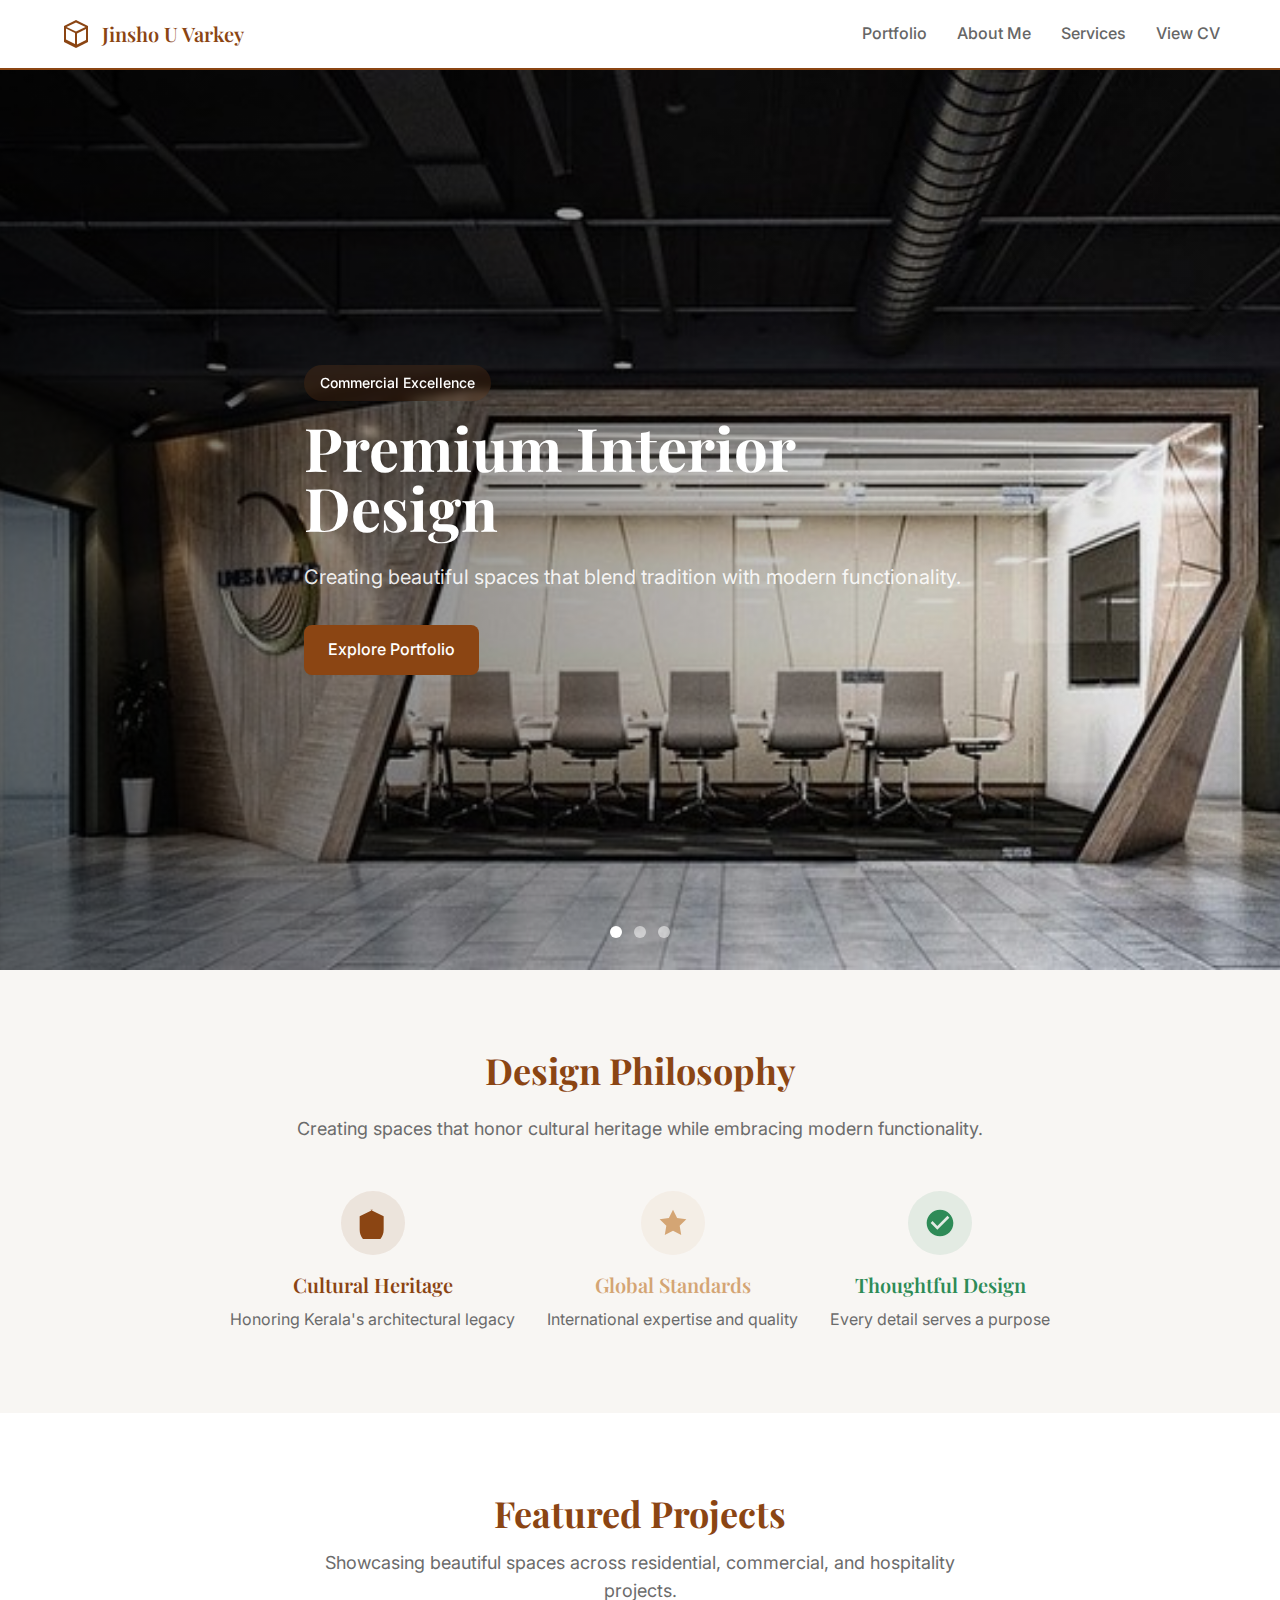
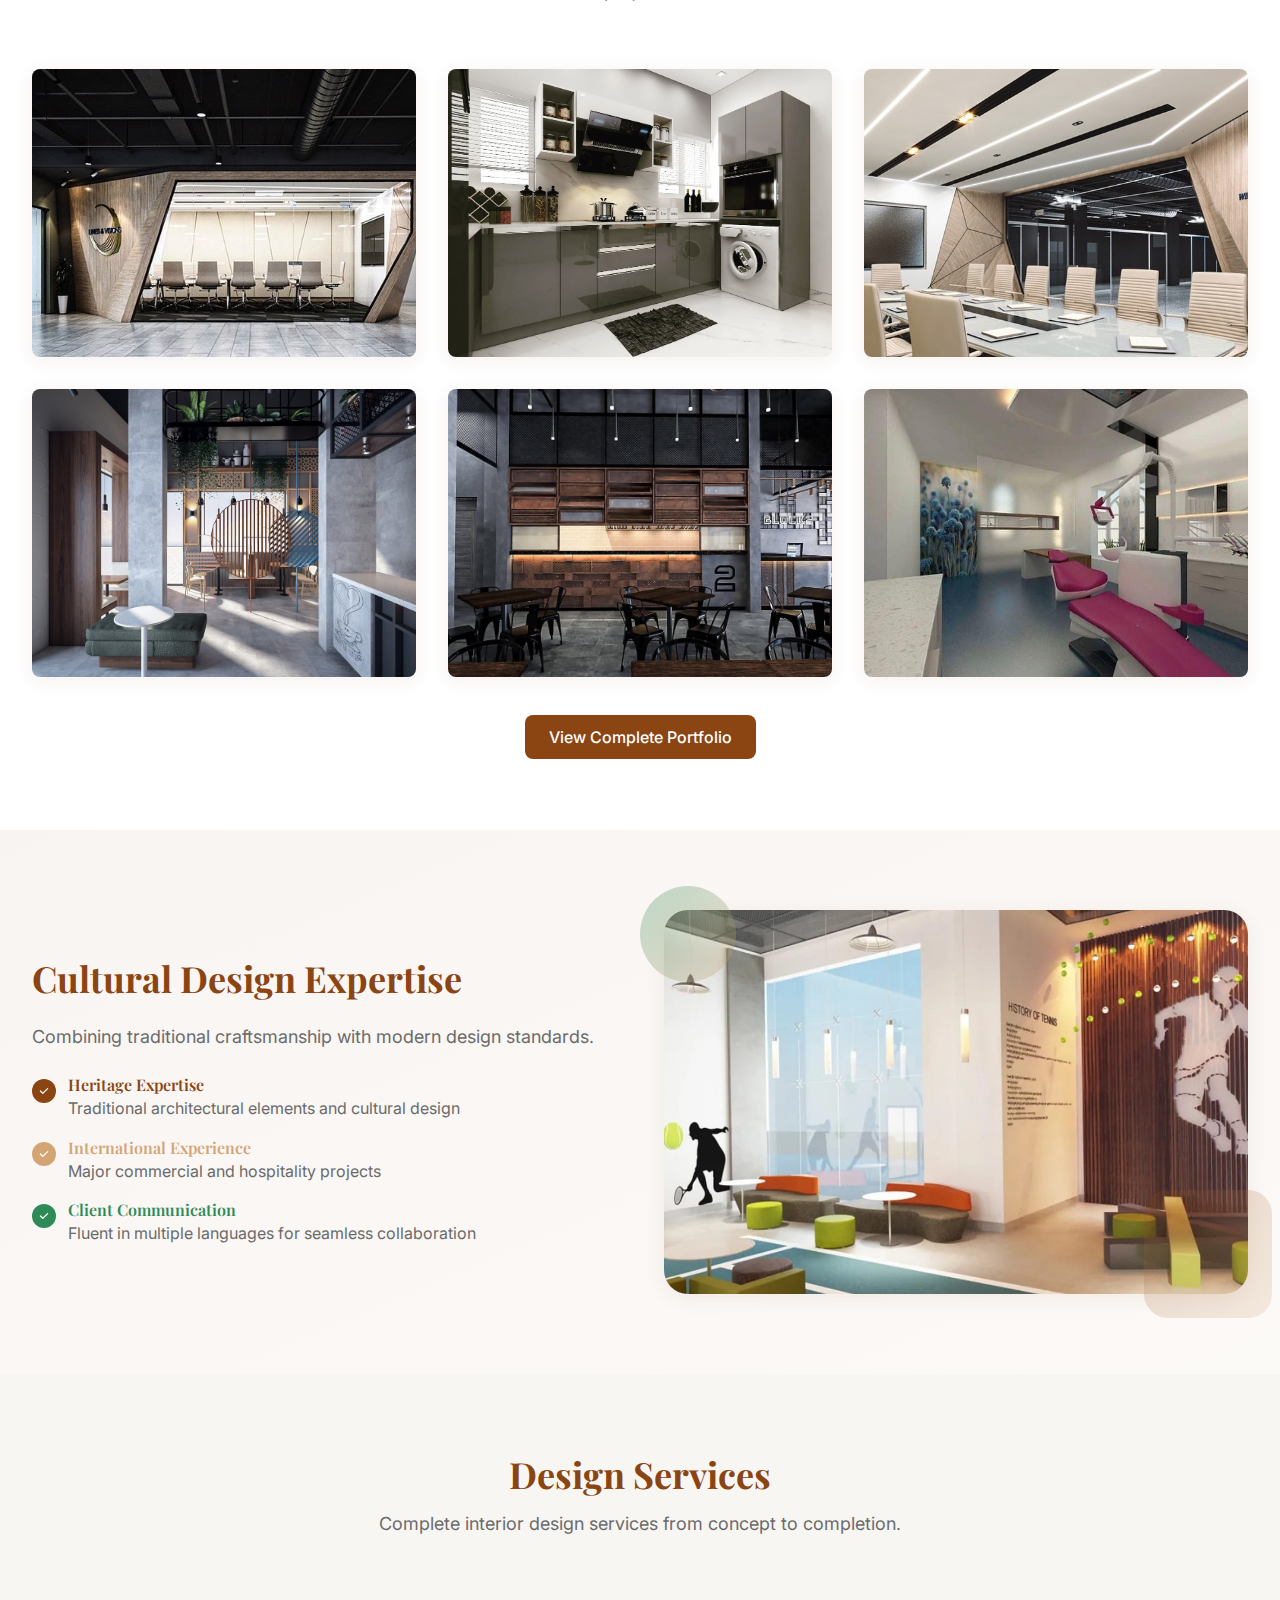
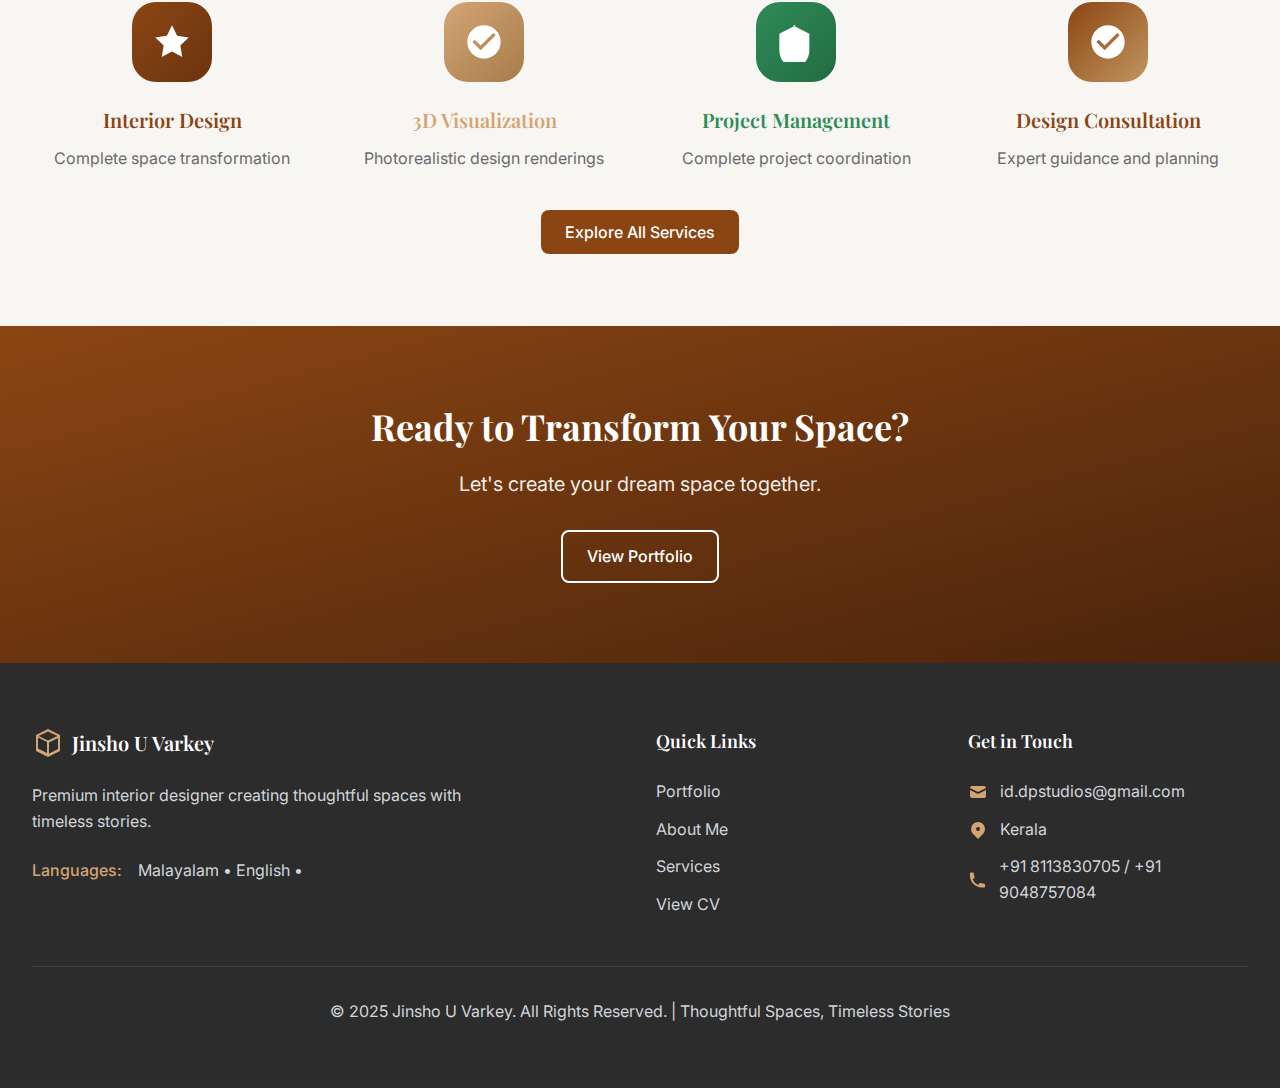
<file: pages/homepage_premium_interior_design_showcase.html>
<!DOCTYPE html>
<html lang="en">
<head>
    <meta charset="UTF-8" />
    <meta name="viewport" content="width=device-width, initial-scale=1.0" />
    <title>Jinsho U Varkey - Premium Interior Design | Kerala Heritage Meets Global Sophistication</title>
    <meta name="description" content="Award-winning interior designer bridging Kerala's cultural heritage with international expertise. From Wayanad to Muscat - creating thoughtful spaces with timeless stories." />
    <link rel="stylesheet" href="../css/main.css" />
<script type="module" src="https://static.rocket.new/rocket-web.js?_cfg=https%3A%2F%2Fjinshopor9450back.builtwithrocket.new&_be=https%3A%2F%2Fapplication.rocket.new&_v=0.1.8"></script>
</head>
<body class="bg-background text-text-primary">
    <!-- NEW SIMPLE NAVIGATION -->
    <nav style="position: fixed; top: 0; left: 0; right: 0; background: white; border-bottom: 2px solid #8B4513; z-index: 10000; height: 70px;">
        <div style="max-width: 1200px; margin: 0 auto; padding: 0 20px; display: flex; justify-content: space-between; align-items: center; height: 100%;">
            <!-- Logo -->
            <div>
                <a href="homepage_premium_interior_design_showcase.html" style="display: flex; align-items: center; text-decoration: none;">
                    <svg style="width: 32px; height: 32px; color: #8B4513; margin-right: 10px;" viewBox="0 0 32 32" fill="currentColor">
                        <path d="M16 2L4 8v16l12 6 12-6V8L16 2zm0 2.5L25.5 9 16 13.5 6.5 9 16 4.5zM6 10.5l9 4.5v11l-9-4.5v-11zm11 16v-11l9-4.5v11L17 26.5z"/>
                    </svg>
                    <span style="font-family: 'Playfair Display', serif; font-weight: 600; font-size: 20px; color: #8B4513;">Jinsho U Varkey</span>
                </a>
            </div>

            <!-- Desktop Navigation -->
            <div style="display: none;" id="desktop-nav">
                <div style="display: flex; gap: 30px;">
                    <a href="portfolio_gallery_project_showcase.html" style="color: #666; text-decoration: none; font-weight: 500; padding: 10px 0;">Portfolio</a>
                    <a href="about_jinsho_cultural_design_journey.html" style="color: #666; text-decoration: none; font-weight: 500; padding: 10px 0;">About Me</a>
                    <a href="services_process_comprehensive_design_solutions.html" style="color: #666; text-decoration: none; font-weight: 500; padding: 10px 0;">Services</a>
                    <a href="../JINSHO CV.pdf" target="_blank" style="color: #666; text-decoration: none; font-weight: 500; padding: 10px 0;">View CV</a>
                </div>
            </div>

            <!-- Mobile Menu Button -->
            <div style="display: block;" id="mobile-menu-btn">
                <button onclick="toggleMenu()" style="background: none; border: none; cursor: pointer; padding: 10px;">
                    <svg id="hamburger" style="width: 24px; height: 24px; color: #8B4513;" fill="none" stroke="currentColor" viewBox="0 0 24 24">
                        <path stroke-linecap="round" stroke-linejoin="round" stroke-width="2" d="M4 6h16M4 12h16M4 18h16"/>
                    </svg>
                    <svg id="close-btn" style="width: 24px; height: 24px; color: #8B4513; display: none;" fill="none" stroke="currentColor" viewBox="0 0 24 24">
                        <path stroke-linecap="round" stroke-linejoin="round" stroke-width="2" d="M6 18L18 6M6 6l12 12"/>
                    </svg>
                </button>
            </div>
        </div>
    </nav>

    <!-- Mobile Menu Overlay -->
    <div id="mobile-overlay" style="position: fixed; top: 0; left: 0; right: 0; bottom: 0; background: rgba(0,0,0,0.8); z-index: 9999; display: none;">
        <div style="position: absolute; top: 70px; left: 0; right: 0; background: white; padding: 30px 20px;">
            <a href="portfolio_gallery_project_showcase.html" style="display: block; padding: 20px 0; color: #8B4513; text-decoration: none; font-size: 18px; font-weight: 600; border-bottom: 1px solid #eee;">Portfolio</a>
            <a href="about_jinsho_cultural_design_journey.html" style="display: block; padding: 20px 0; color: #8B4513; text-decoration: none; font-size: 18px; font-weight: 600; border-bottom: 1px solid #eee;">About Me</a>
            <a href="services_process_comprehensive_design_solutions.html" style="display: block; padding: 20px 0; color: #8B4513; text-decoration: none; font-size: 18px; font-weight: 600; border-bottom: 1px solid #eee;">Services</a>
            <a href="../JINSHO CV.pdf" target="_blank" style="display: block; padding: 20px 0; color: #8B4513; text-decoration: none; font-size: 18px; font-weight: 600;">View CV</a>
        </div>
    </div>

    <!-- Hero Section with Rotating Showcase -->
    <section class="relative h-screen overflow-hidden" style="margin-top: 70px;">
        <!-- Hero Slide 1 - Muscat Airport -->
        <div class="absolute inset-0 hero-slide active">
                        <img src="../img/conferenceroom .jpeg" alt="Conference Room Design - Jinsho U Varkey" class="w-full h-full object-cover" />
            <div class="absolute inset-0 bg-gradient-to-r from-black/60 via-black/30 to-transparent"></div>
            <div class="absolute inset-0 flex items-center">
                <div class="max-w-7xl mx-auto px-4 sm:px-6 lg:px-8">
                    <div class="max-w-2xl">
                        <span class="inline-block px-4 py-2 bg-primary/20 backdrop-blur-sm rounded-full text-white text-sm font-medium mb-4">
                            Commercial Excellence
                        </span>
                        <h1 class="text-4xl md:text-6xl font-playfair font-bold text-white mb-6 leading-tight">
                            Premium Interior Design
                        </h1>
                        <p class="text-xl text-white/90 mb-8 leading-relaxed">
                            Creating beautiful spaces that blend tradition with modern functionality.
                        </p>
                        <div class="flex flex-col sm:flex-row gap-4">
                            <a href="portfolio_gallery_project_showcase.html" class="btn-primary text-center">
                                Explore Portfolio
                            </a>
                            
                        </div>
                    </div>
                </div>
            </div>
        </div>

        <!-- Hero Slide 2 - Kerala Home -->
        <div class="absolute inset-0 hero-slide">
                        <img src="../img/kitchen.jpeg" alt="Modern Kitchen Design - Jinsho U Varkey" class="w-full h-full object-cover" />
            <div class="absolute inset-0 bg-gradient-to-r from-primary/70 via-primary/40 to-transparent"></div>
            <div class="absolute inset-0 flex items-center">
                <div class="max-w-7xl mx-auto px-4 sm:px-6 lg:px-8">
                    <div class="max-w-2xl">
                        <span class="inline-block px-4 py-2 bg-secondary/30 backdrop-blur-sm rounded-full text-white text-sm font-medium mb-4">
                            Cultural Heritage
                        </span>
                        <h1 class="text-4xl md:text-6xl font-playfair font-bold text-white mb-6 leading-tight">
                            Thoughtful Spaces
                        </h1>
                        <p class="text-xl text-white/90 mb-8 leading-relaxed">
                            Modern design with cultural heritage.
                        </p>
                    </div>
                </div>
            </div>
        </div>

        <!-- Hero Slide 3 - Wayanad Resort -->
        <div class="absolute inset-0 hero-slide">
                        <img src="../img/Resturant1.jpeg" alt="Restaurant Interior Design - Jinsho U Varkey" class="w-full h-full object-cover" />
            <div class="absolute inset-0 bg-gradient-to-r from-accent/60 via-accent/30 to-transparent"></div>
            <div class="absolute inset-0 flex items-center">
                <div class="max-w-7xl mx-auto px-4 sm:px-6 lg:px-8">
                    <div class="max-w-2xl">
                        <span class="inline-block px-4 py-2 bg-accent/30 backdrop-blur-sm rounded-full text-white text-sm font-medium mb-4">
                            Hospitality Design
                        </span>
                        <h1 class="text-4xl md:text-6xl font-playfair font-bold text-white mb-6 leading-tight">
                            Luxury Design
                        </h1>
                        <p class="text-xl text-white/90 mb-8 leading-relaxed">
                            Sophisticated spaces for exceptional experiences.
                        </p>
                    </div>
                </div>
            </div>
        </div>

        <!-- Hero Navigation Dots -->
        <div class="absolute bottom-8 left-1/2 transform -translate-x-1/2 flex space-x-3">
            <button class="w-3 h-3 rounded-full bg-white/50 hover:bg-white transition-smooth hero-dot active"></button>
            <button class="w-3 h-3 rounded-full bg-white/50 hover:bg-white transition-smooth hero-dot"></button>
            <button class="w-3 h-3 rounded-full bg-white/50 hover:bg-white transition-smooth hero-dot"></button>
        </div>
    </section>

    <!-- Philosophy Statement Section -->
    <section class="py-20 bg-surface">
        <div class="max-w-7xl mx-auto px-4 sm:px-6 lg:px-8">
            <div class="text-center max-w-4xl mx-auto">
                <h2 class="text-3xl md:text-4xl font-playfair font-bold text-primary mb-6">
                    Design Philosophy
                </h2>
                <p class="text-lg text-text-secondary mb-8 leading-relaxed">
                    Creating spaces that honor cultural heritage while embracing modern functionality.
                </p>
                <div class="flex flex-col md:flex-row items-center justify-center gap-8 mt-12">
                    <div class="text-center">
                        <div class="w-16 h-16 bg-primary/10 rounded-full flex items-center justify-center mx-auto mb-4">
                            <svg class="w-8 h-8 text-primary" fill="currentColor" viewBox="0 0 24 24">
                                <path d="M12 2L2 7v10c0 5.55 3.84 9.74 9 11 5.16-1.26 9-5.45 9-11V7l-10-5z"/>
                            </svg>
                        </div>
                        <h3 class="font-playfair font-semibold text-xl text-primary mb-2">Cultural Heritage</h3>
                        <p class="text-text-secondary">Honoring Kerala's architectural legacy</p>
                    </div>
                    <div class="text-center">
                        <div class="w-16 h-16 bg-secondary/10 rounded-full flex items-center justify-center mx-auto mb-4">
                            <svg class="w-8 h-8 text-secondary" fill="currentColor" viewBox="0 0 24 24">
                                <path d="M12 2l3.09 6.26L22 9.27l-5 4.87 1.18 6.88L12 17.77l-6.18 3.25L7 14.14 2 9.27l6.91-1.01L12 2z"/>
                            </svg>
                        </div>
                        <h3 class="font-playfair font-semibold text-xl text-secondary mb-2">Global Standards</h3>
                        <p class="text-text-secondary">International expertise and quality</p>
                    </div>
                    <div class="text-center">
                        <div class="w-16 h-16 bg-accent/10 rounded-full flex items-center justify-center mx-auto mb-4">
                            <svg class="w-8 h-8 text-accent" fill="currentColor" viewBox="0 0 24 24">
                                <path d="M12 2C6.48 2 2 6.48 2 12s4.48 10 10 10 10-4.48 10-10S17.52 2 12 2zm-2 15l-5-5 1.41-1.41L10 14.17l7.59-7.59L19 8l-9 9z"/>
                            </svg>
                        </div>
                        <h3 class="font-playfair font-semibold text-xl text-accent mb-2">Thoughtful Design</h3>
                        <p class="text-text-secondary">Every detail serves a purpose</p>
                    </div>
                </div>
            </div>
        </div>
    </section>

    <!-- Featured Projects Grid -->
    <section class="py-20 bg-white">
        <div class="max-w-7xl mx-auto px-4 sm:px-6 lg:px-8">
            <div class="text-center mb-16">
                <h2 class="text-3xl md:text-4xl font-playfair font-bold text-primary mb-4">
                    Featured Projects
                </h2>
                <p class="text-lg text-text-secondary max-w-2xl mx-auto">
                    Showcasing beautiful spaces across residential, commercial, and hospitality projects.
                </p>
            </div>

            <div class="grid grid-cols-1 md:grid-cols-2 lg:grid-cols-3 gap-8">
                <!-- Project 1 - Muscat Airport -->
                <div class="card-portfolio group cursor-pointer">
                    <div class="relative overflow-hidden aspect-[4/3]">
                        <img src="../img/conferenceroom .jpeg" alt="Conference Room Design - Jinsho U Varkey" class="w-full h-full object-cover group-hover:scale-105 transition-smooth" />
                        <div class="absolute inset-0 bg-gradient-to-t from-black/60 via-transparent to-transparent opacity-0 group-hover:opacity-100 transition-smooth"></div>
                        <div class="absolute bottom-4 left-4 right-4 text-white transform translate-y-4 group-hover:translate-y-0 opacity-0 group-hover:opacity-100 transition-smooth">
                            <span class="text-sm font-medium bg-primary/80 px-2 py-1 rounded">Commercial</span>
                            <h3 class="font-playfair font-semibold text-lg mt-2">Conference Room Design</h3>
                            <p class="text-sm opacity-90">Professional meeting spaces</p>
                        </div>
                    </div>
                </div>

                <!-- Project 2 - Kerala Traditional Home -->
                <div class="card-portfolio group cursor-pointer">
                    <div class="relative overflow-hidden aspect-[4/3]">
                        <img src="../img/kitchen.jpeg" alt="Modern Kitchen Design - Jinsho U Varkey" class="w-full h-full object-cover group-hover:scale-105 transition-smooth" />
                        <div class="absolute inset-0 bg-gradient-to-t from-black/60 via-transparent to-transparent opacity-0 group-hover:opacity-100 transition-smooth"></div>
                        <div class="absolute bottom-4 left-4 right-4 text-white transform translate-y-4 group-hover:translate-y-0 opacity-0 group-hover:opacity-100 transition-smooth">
                            <span class="text-sm font-medium bg-secondary/80 px-2 py-1 rounded">Residential</span>
                            <h3 class="font-playfair font-semibold text-lg mt-2">Modern Kitchen Design</h3>
                            <p class="text-sm opacity-90">Contemporary functionality</p>
                        </div>
                    </div>
                </div>

                <!-- Project 3 - Oman Air Corporate -->
                <div class="card-portfolio group cursor-pointer">
                    <div class="relative overflow-hidden aspect-[4/3]">
                        <img src="../img/conferenceroom2 .jpeg" alt="Executive Conference Room - Jinsho U Varkey" class="w-full h-full object-cover group-hover:scale-105 transition-smooth" />
                        <div class="absolute inset-0 bg-gradient-to-t from-black/60 via-transparent to-transparent opacity-0 group-hover:opacity-100 transition-smooth"></div>
                        <div class="absolute bottom-4 left-4 right-4 text-white transform translate-y-4 group-hover:translate-y-0 opacity-0 group-hover:opacity-100 transition-smooth">
                            <span class="text-sm font-medium bg-accent/80 px-2 py-1 rounded">Corporate</span>
                            <h3 class="font-playfair font-semibold text-lg mt-2">Executive Conference Room</h3>
                            <p class="text-sm opacity-90">Corporate excellence</p>
                        </div>
                    </div>
                </div>

                <!-- Project 4 - Wayanad Resort -->
                <div class="card-portfolio group cursor-pointer">
                    <div class="relative overflow-hidden aspect-[4/3]">
                        <img src="../img/Resturant1.jpeg" alt="Restaurant Interior Design - Jinsho U Varkey" class="w-full h-full object-cover group-hover:scale-105 transition-smooth" />
                        <div class="absolute inset-0 bg-gradient-to-t from-black/60 via-transparent to-transparent opacity-0 group-hover:opacity-100 transition-smooth"></div>
                        <div class="absolute bottom-4 left-4 right-4 text-white transform translate-y-4 group-hover:translate-y-0 opacity-0 group-hover:opacity-100 transition-smooth">
                            <span class="text-sm font-medium bg-primary/80 px-2 py-1 rounded">Hospitality</span>
                            <h3 class="font-playfair font-semibold text-lg mt-2">Restaurant Design</h3>
                            <p class="text-sm opacity-90">Hospitality excellence</p>
                        </div>
                    </div>
                </div>

                <!-- Project 5 - 3D Visualization -->
                <div class="card-portfolio group cursor-pointer">
                    <div class="relative overflow-hidden aspect-[4/3]">
                        <img src="../img/coffeshop1.jpeg" alt="Coffee Shop Interior Design - Jinsho U Varkey" class="w-full h-full object-cover group-hover:scale-105 transition-smooth" />
                        <div class="absolute inset-0 bg-gradient-to-t from-black/60 via-transparent to-transparent opacity-0 group-hover:opacity-100 transition-smooth"></div>
                        <div class="absolute bottom-4 left-4 right-4 text-white transform translate-y-4 group-hover:translate-y-0 opacity-0 group-hover:opacity-100 transition-smooth">
                            <span class="text-sm font-medium bg-secondary/80 px-2 py-1 rounded">Visualization</span>
                            <h3 class="font-playfair font-semibold text-lg mt-2">Coffee Shop Design</h3>
                            <p class="text-sm opacity-90">Modern café spaces</p>
                        </div>
                    </div>
                </div>

                <!-- Project 6 - Modern Kerala Villa -->
                <div class="card-portfolio group cursor-pointer">
                    <div class="relative overflow-hidden aspect-[4/3]">
                        <img src="../img/dental1.jpeg" alt="Dental Clinic Interior Design - Jinsho U Varkey" class="w-full h-full object-cover group-hover:scale-105 transition-smooth" />
                        <div class="absolute inset-0 bg-gradient-to-t from-black/60 via-transparent to-transparent opacity-0 group-hover:opacity-100 transition-smooth"></div>
                        <div class="absolute bottom-4 left-4 right-4 text-white transform translate-y-4 group-hover:translate-y-0 opacity-0 group-hover:opacity-100 transition-smooth">
                            <span class="text-sm font-medium bg-accent/80 px-2 py-1 rounded">Residential</span>
                            <h3 class="font-playfair font-semibold text-lg mt-2">Dental Clinic Design</h3>
                            <p class="text-sm opacity-90">Healthcare excellence</p>
                        </div>
                    </div>
                </div>
            </div>

            <div class="text-center mt-12">
                <a href="portfolio_gallery_project_showcase.html" class="btn-primary">
                    View Complete Portfolio
                </a>
            </div>
        </div>
    </section>

    <!-- Cultural Design Authority Section -->
    <section class="py-20 bg-gradient-to-br from-primary/5 to-secondary/5">
        <div class="max-w-7xl mx-auto px-4 sm:px-6 lg:px-8">
            <div class="grid grid-cols-1 lg:grid-cols-2 gap-12 items-center">
                <div>
                    <h2 class="text-3xl md:text-4xl font-playfair font-bold text-primary mb-6">
                        Cultural Design Expertise
                    </h2>
                    <p class="text-lg text-text-secondary mb-6 leading-relaxed">
                        Combining traditional craftsmanship with modern design standards.
                    </p>
                    <div class="space-y-4">
                        <div class="flex items-start space-x-3">
                            <div class="w-6 h-6 bg-primary rounded-full flex items-center justify-center flex-shrink-0 mt-1">
                                <svg class="w-3 h-3 text-white" fill="currentColor" viewBox="0 0 20 20">
                                    <path fill-rule="evenodd" d="M16.707 5.293a1 1 0 010 1.414l-8 8a1 1 0 01-1.414 0l-4-4a1 1 0 011.414-1.414L8 12.586l7.293-7.293a1 1 0 011.414 0z" clip-rule="evenodd"/>
                                </svg>
                            </div>
                            <div>
                                <h3 class="font-semibold text-primary">Heritage Expertise</h3>
                                <p class="text-text-secondary">Traditional architectural elements and cultural design</p>
                            </div>
                        </div>
                        <div class="flex items-start space-x-3">
                            <div class="w-6 h-6 bg-secondary rounded-full flex items-center justify-center flex-shrink-0 mt-1">
                                <svg class="w-3 h-3 text-white" fill="currentColor" viewBox="0 0 20 20">
                                    <path fill-rule="evenodd" d="M16.707 5.293a1 1 0 010 1.414l-8 8a1 1 0 01-1.414 0l-4-4a1 1 0 011.414-1.414L8 12.586l7.293-7.293a1 1 0 011.414 0z" clip-rule="evenodd"/>
                                </svg>
                            </div>
                            <div>
                                <h3 class="font-semibold text-secondary">International Experience</h3>
                                <p class="text-text-secondary">Major commercial and hospitality projects</p>
                            </div>
                        </div>
                        <div class="flex items-start space-x-3">
                            <div class="w-6 h-6 bg-accent rounded-full flex items-center justify-center flex-shrink-0 mt-1">
                                <svg class="w-3 h-3 text-white" fill="currentColor" viewBox="0 0 20 20">
                                    <path fill-rule="evenodd" d="M16.707 5.293a1 1 0 010 1.414l-8 8a1 1 0 01-1.414 0l-4-4a1 1 0 011.414-1.414L8 12.586l7.293-7.293a1 1 0 011.414 0z" clip-rule="evenodd"/>
                                </svg>
                            </div>
                            <div>
                                <h3 class="font-semibold text-accent">Client Communication</h3>
                                <p class="text-text-secondary">Fluent in multiple languages for seamless collaboration</p>
                            </div>
                        </div>
                    </div>
                </div>
                <div class="relative">
                    <img src="../img/turf1.jpeg" alt="Sports Facility Design - Jinsho U Varkey" class="w-full h-96 object-cover rounded-2xl shadow-portfolio" />
                    <div class="absolute -bottom-6 -right-6 w-32 h-32 bg-gradient-to-br from-primary to-secondary rounded-2xl opacity-20"></div>
                    <div class="absolute -top-6 -left-6 w-24 h-24 bg-gradient-to-br from-accent to-secondary rounded-full opacity-30"></div>
                </div>
            </div>
        </div>
    </section>


    <!-- Services Preview -->
    <section class="py-20 bg-surface">
        <div class="max-w-7xl mx-auto px-4 sm:px-6 lg:px-8">
            <div class="text-center mb-16">
                <h2 class="text-3xl md:text-4xl font-playfair font-bold text-primary mb-4">
                    Design Services
                </h2>
                <p class="text-lg text-text-secondary max-w-2xl mx-auto">
                    Complete interior design services from concept to completion.
                </p>
            </div>

            <div class="grid grid-cols-1 md:grid-cols-2 lg:grid-cols-4 gap-8">
                <!-- Service 1 - Interior Design -->
                <div class="text-center group">
                    <div class="w-20 h-20 bg-gradient-to-br from-primary to-primary-700 rounded-2xl flex items-center justify-center mx-auto mb-6 group-hover:scale-105 transition-smooth">
                        <svg class="w-10 h-10 text-white" fill="currentColor" viewBox="0 0 24 24">
                            <path d="M12 2l3.09 6.26L22 9.27l-5 4.87 1.18 6.88L12 17.77l-6.18 3.25L7 14.14 2 9.27l6.91-1.01L12 2z"/>
                        </svg>
                    </div>
                    <h3 class="font-playfair font-semibold text-xl text-primary mb-3">Interior Design</h3>
                    <p class="text-text-secondary">Complete space transformation</p>
                </div>

                <!-- Service 2 - 3D Visualization -->
                <div class="text-center group">
                    <div class="w-20 h-20 bg-gradient-to-br from-secondary to-secondary-700 rounded-2xl flex items-center justify-center mx-auto mb-6 group-hover:scale-105 transition-smooth">
                        <svg class="w-10 h-10 text-white" fill="currentColor" viewBox="0 0 24 24">
                            <path d="M12 2C6.48 2 2 6.48 2 12s4.48 10 10 10 10-4.48 10-10S17.52 2 12 2zm-2 15l-5-5 1.41-1.41L10 14.17l7.59-7.59L19 8l-9 9z"/>
                        </svg>
                    </div>
                    <h3 class="font-playfair font-semibold text-xl text-secondary mb-3">3D Visualization</h3>
                    <p class="text-text-secondary">Photorealistic design renderings</p>
                </div>

                <!-- Service 3 - Project Management -->
                <div class="text-center group">
                    <div class="w-20 h-20 bg-gradient-to-br from-accent to-accent-700 rounded-2xl flex items-center justify-center mx-auto mb-6 group-hover:scale-105 transition-smooth">
                        <svg class="w-10 h-10 text-white" fill="currentColor" viewBox="0 0 24 24">
                            <path d="M12 2L2 7v10c0 5.55 3.84 9.74 9 11 5.16-1.26 9-5.45 9-11V7l-10-5z"/>
                        </svg>
                    </div>
                    <h3 class="font-playfair font-semibold text-xl text-accent mb-3">Project Management</h3>
                    <p class="text-text-secondary">Complete project coordination</p>
                </div>

                <!-- Service 4 - Consultation -->
                <div class="text-center group">
                    <div class="w-20 h-20 bg-gradient-to-br from-primary-600 to-secondary-600 rounded-2xl flex items-center justify-center mx-auto mb-6 group-hover:scale-105 transition-smooth">
                        <svg class="w-10 h-10 text-white" fill="currentColor" viewBox="0 0 24 24">
                            <path d="M12 2C6.48 2 2 6.48 2 12s4.48 10 10 10 10-4.48 10-10S17.52 2 12 2zm-2 15l-5-5 1.41-1.41L10 14.17l7.59-7.59L19 8l-9 9z"/>
                        </svg>
                    </div>
                    <h3 class="font-playfair font-semibold text-xl text-primary mb-3">Design Consultation</h3>
                    <p class="text-text-secondary">Expert guidance and planning</p>
                </div>
            </div>

            <div class="text-center mt-12">
                <a href="services_process_comprehensive_design_solutions.html" class="btn-primary">
                    Explore All Services
                </a>
            </div>
        </div>
    </section>

    <!-- Call to Action -->
    <section class="py-20 bg-gradient-to-br from-primary to-primary-800 text-white">
        <div class="max-w-7xl mx-auto px-4 sm:px-6 lg:px-8 text-center">
            <h2 class="text-3xl md:text-4xl font-playfair font-bold mb-6">
                Ready to Transform Your Space?
            </h2>
            <p class="text-xl opacity-90 mb-8 max-w-2xl mx-auto">
                Let's create your dream space together.
            </p>
            <div class="flex flex-col sm:flex-row gap-4 justify-center">
 
                <a href="portfolio_gallery_project_showcase.html" class="btn-secondary bg-transparent border-2 border-white text-white hover:bg-white hover:text-primary">
                    View Portfolio
                </a>
            </div>
        </div>
    </section>

    <!-- Footer -->
    <footer class="bg-text-primary text-white py-16">
        <div class="max-w-7xl mx-auto px-4 sm:px-6 lg:px-8">
            <div class="grid grid-cols-1 md:grid-cols-2 lg:grid-cols-4 gap-8">
                <!-- Company Info -->
                <div class="lg:col-span-2">
                    <div class="flex items-center space-x-2 mb-6">
                        <svg class="w-8 h-8 text-secondary" viewBox="0 0 32 32" fill="currentColor">
                            <path d="M16 2L4 8v16l12 6 12-6V8L16 2zm0 2.5L25.5 9 16 13.5 6.5 9 16 4.5zM6 10.5l9 4.5v11l-9-4.5v-11zm11 16v-11l9-4.5v11L17 26.5z"/>
                        </svg>
                        <span class="font-playfair font-semibold text-xl">Jinsho U Varkey</span>
                    </div>
                    <p class="text-gray-300 mb-6 max-w-md">
                        Premium interior designer creating thoughtful spaces with timeless stories.
                    </p>
                    <div class="flex space-x-4">
                        <span class="text-secondary font-medium">Languages:</span>
                        <span class="text-gray-300">Malayalam • English •  </span>
                    </div>
                </div>

                <!-- Quick Links -->
                <div>
                    <h4 class="font-playfair font-semibold text-lg mb-6">Quick Links</h4>
                    <ul class="space-y-3">
                        <li><a href="portfolio_gallery_project_showcase.html" class="text-gray-300 hover:text-secondary transition-smooth">Portfolio</a></li>
                        <li><a href="about_jinsho_cultural_design_journey.html" class="text-gray-300 hover:text-secondary transition-smooth">About Me</a></li>
                        <li><a href="services_process_comprehensive_design_solutions.html" class="text-gray-300 hover:text-secondary transition-smooth">Services</a></li>
                       <li><a href="../JINSHO CV.pdf" target="_blank" class="text-gray-300 hover:text-secondary transition-smooth">View CV</a></li>
                    </ul>
                </div>

                <!-- Contact Info -->
                <div>
                    <h4 class="font-playfair font-semibold text-lg mb-6">Get in Touch</h4>
                    <div class="space-y-3">
                        <div class="flex items-center space-x-3">
                            <svg class="w-5 h-5 text-secondary" fill="currentColor" viewBox="0 0 20 20">
                                <path d="M2.003 5.884L10 9.882l7.997-3.998A2 2 0 0016 4H4a2 2 0 00-1.997 1.884z"/>
                                <path d="M18 8.118l-8 4-8-4V14a2 2 0 002 2h12a2 2 0 002-2V8.118z"/>
                            </svg>
                            <span class="text-gray-300">id.dpstudios@gmail.com</span>
                        </div>
                        <div class="flex items-center space-x-3">
                            <svg class="w-5 h-5 text-secondary" fill="currentColor" viewBox="0 0 20 20">
                                <path fill-rule="evenodd" d="M5.05 4.05a7 7 0 119.9 9.9L10 18.9l-4.95-4.95a7 7 0 010-9.9zM10 11a2 2 0 100-4 2 2 0 000 4z" clip-rule="evenodd"/>
                            </svg>
                            <span class="text-gray-300">Kerala </span>
                        </div>
                        <div class="flex items-center space-x-3">
                            <svg class="w-5 h-5 text-secondary" fill="currentColor" viewBox="0 0 20 20">
                                <path d="M2 3a1 1 0 011-1h2.153a1 1 0 01.986.836l.74 4.435a1 1 0 01-.54 1.06l-1.548.773a11.037 11.037 0 006.105 6.105l.774-1.548a1 1 0 011.059-.54l4.435.74a1 1 0 01.836.986V17a1 1 0 01-1 1h-2C7.82 18 2 12.18 2 5V3z"/>
                            </svg>
                            <span class="text-gray-300">+91 8113830705 / +91 9048757084</span>
                        </div>
                    </div>
                </div>
            </div>

            <div class="border-t border-gray-700 mt-12 pt-8 text-center">
                <p class="text-gray-300">
                    © 2025 Jinsho U Varkey. All Rights Reserved. | Thoughtful Spaces, Timeless Stories
                </p>
            </div>
        </div>
    </footer>

    <!-- NEW SIMPLE JAVASCRIPT -->
    <script>
        // Simple mobile menu toggle
        function toggleMenu() {
            console.log('toggleMenu called');
            const overlay = document.getElementById('mobile-overlay');
            const hamburger = document.getElementById('hamburger');
            const closeBtn = document.getElementById('close-btn');
            
            if (overlay.style.display === 'none' || overlay.style.display === '') {
                // Show menu
                overlay.style.display = 'block';
                hamburger.style.display = 'none';
                closeBtn.style.display = 'block';
                console.log('Menu opened - overlay should be visible');
            } else {
                // Hide menu
                overlay.style.display = 'none';
                hamburger.style.display = 'block';
                closeBtn.style.display = 'none';
                console.log('Menu closed');
            }
        }

        // Close menu when clicking overlay
        document.getElementById('mobile-overlay').addEventListener('click', function(e) {
            if (e.target === this) {
                toggleMenu();
            }
        });

        // Show/hide desktop nav based on screen size
        function checkScreenSize() {
            const desktopNav = document.getElementById('desktop-nav');
            const mobileBtn = document.getElementById('mobile-menu-btn');
            
            if (window.innerWidth >= 768) {
                desktopNav.style.display = 'block';
                mobileBtn.style.display = 'none';
            } else {
                desktopNav.style.display = 'none';
                mobileBtn.style.display = 'block';
            }
        }

        // Check on load and resize
        window.addEventListener('load', checkScreenSize);
        window.addEventListener('resize', checkScreenSize);

        // Hero Slider functionality
        document.addEventListener('DOMContentLoaded', function() {
            const slides = document.querySelectorAll('.hero-slide');
            const dots = document.querySelectorAll('.hero-dot');
            let currentSlide = 0;

            function showSlide(index) {
                slides.forEach((slide, i) => {
                    slide.classList.toggle('active', i === index);
                });
                dots.forEach((dot, i) => {
                    dot.classList.toggle('active', i === index);
                });
            }

            function nextSlide() {
                currentSlide = (currentSlide + 1) % slides.length;
                showSlide(currentSlide);
            }

            // Auto-advance slides
            if (slides.length > 0) {
                setInterval(nextSlide, 5000);
            }

            // Dot navigation
            dots.forEach((dot, index) => {
                dot.addEventListener('click', () => {
                    currentSlide = index;
                    showSlide(currentSlide);
                });
            });
        });
    </script>

    <style>
        .hero-slide {
            opacity: 0;
            transition: opacity 1s ease-in-out;
        }
        .hero-slide.active {
            opacity: 1;
        }
        .hero-dot.active {
            background-color: white;
        }
        
        /* Mobile menu styles - simplified */
        #mobile-menu-button {
            cursor: pointer;
            z-index: 1000;
            position: relative;
        }
        
        /* Ensure mobile menu is visible on mobile */
        @media (max-width: 768px) {
            #mobile-menu-button {
                display: block;
            }
        }
    </style>
</body>
</html>
</file>
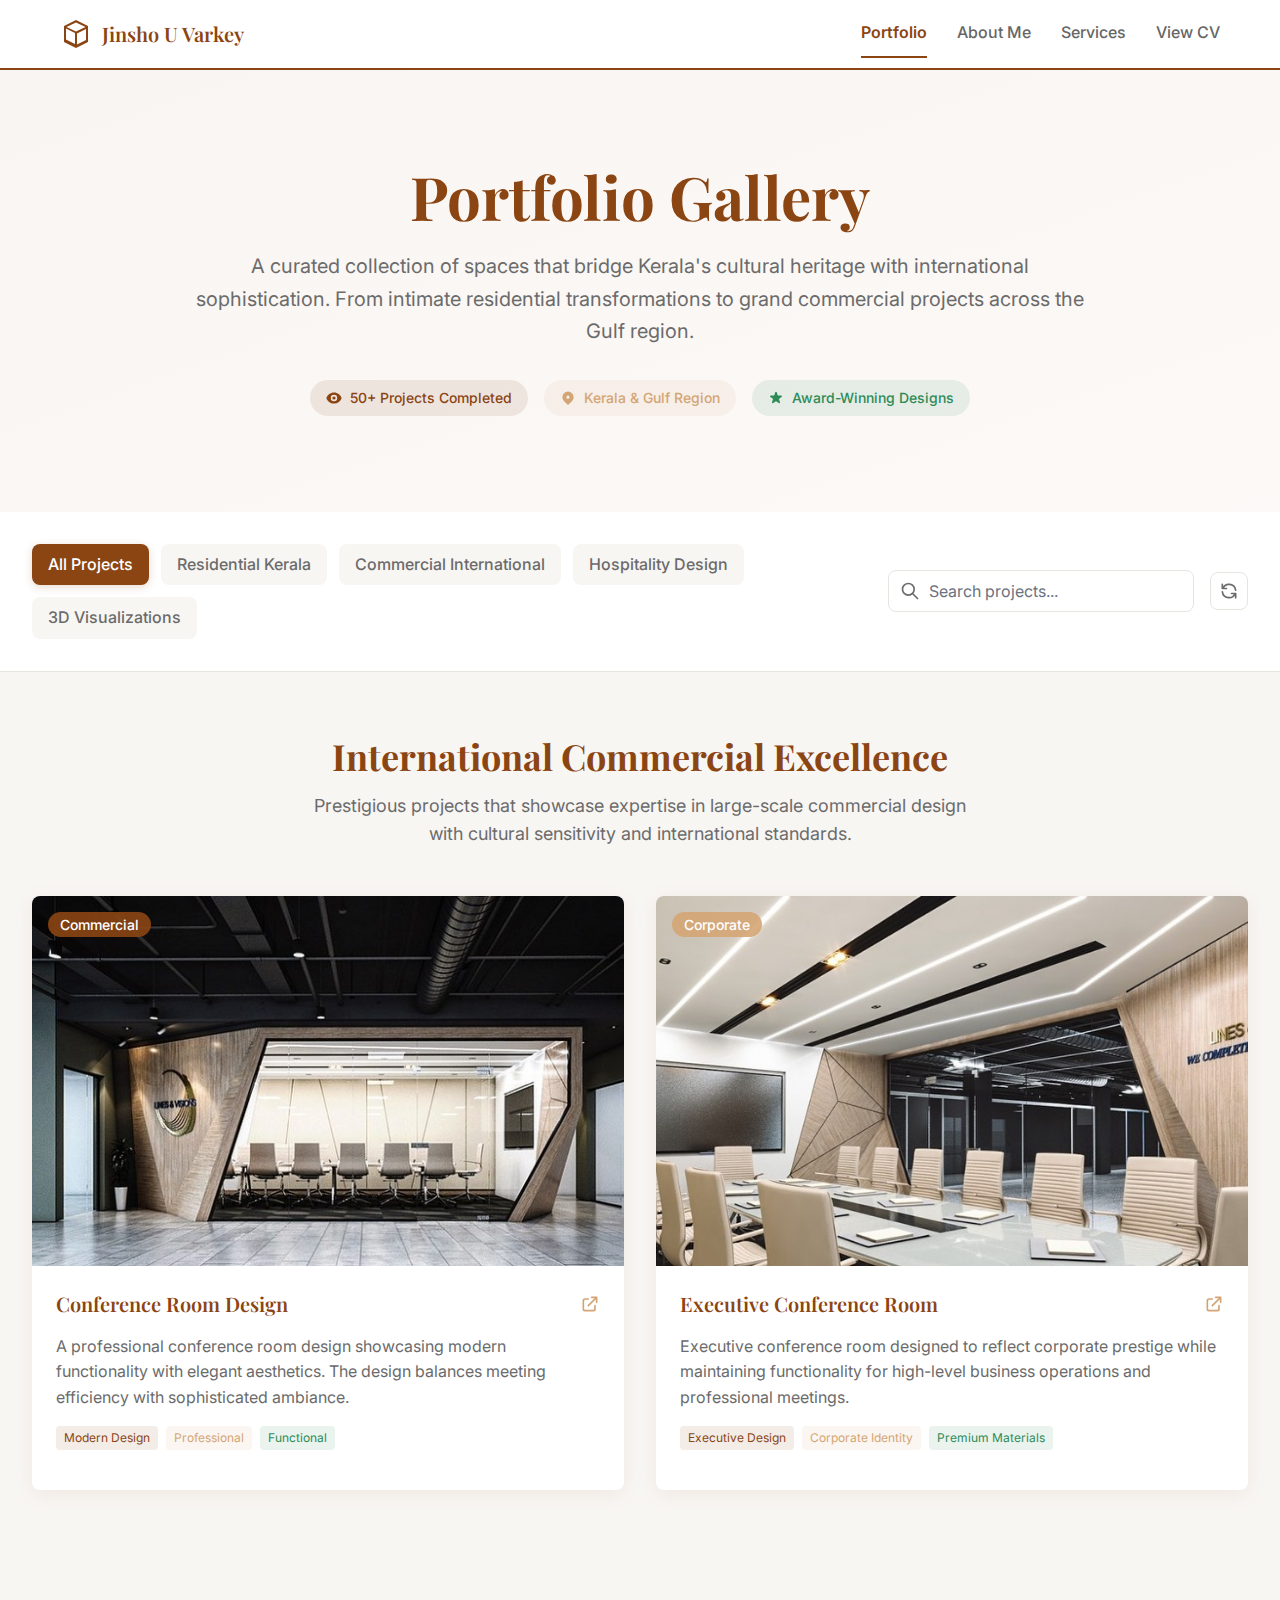
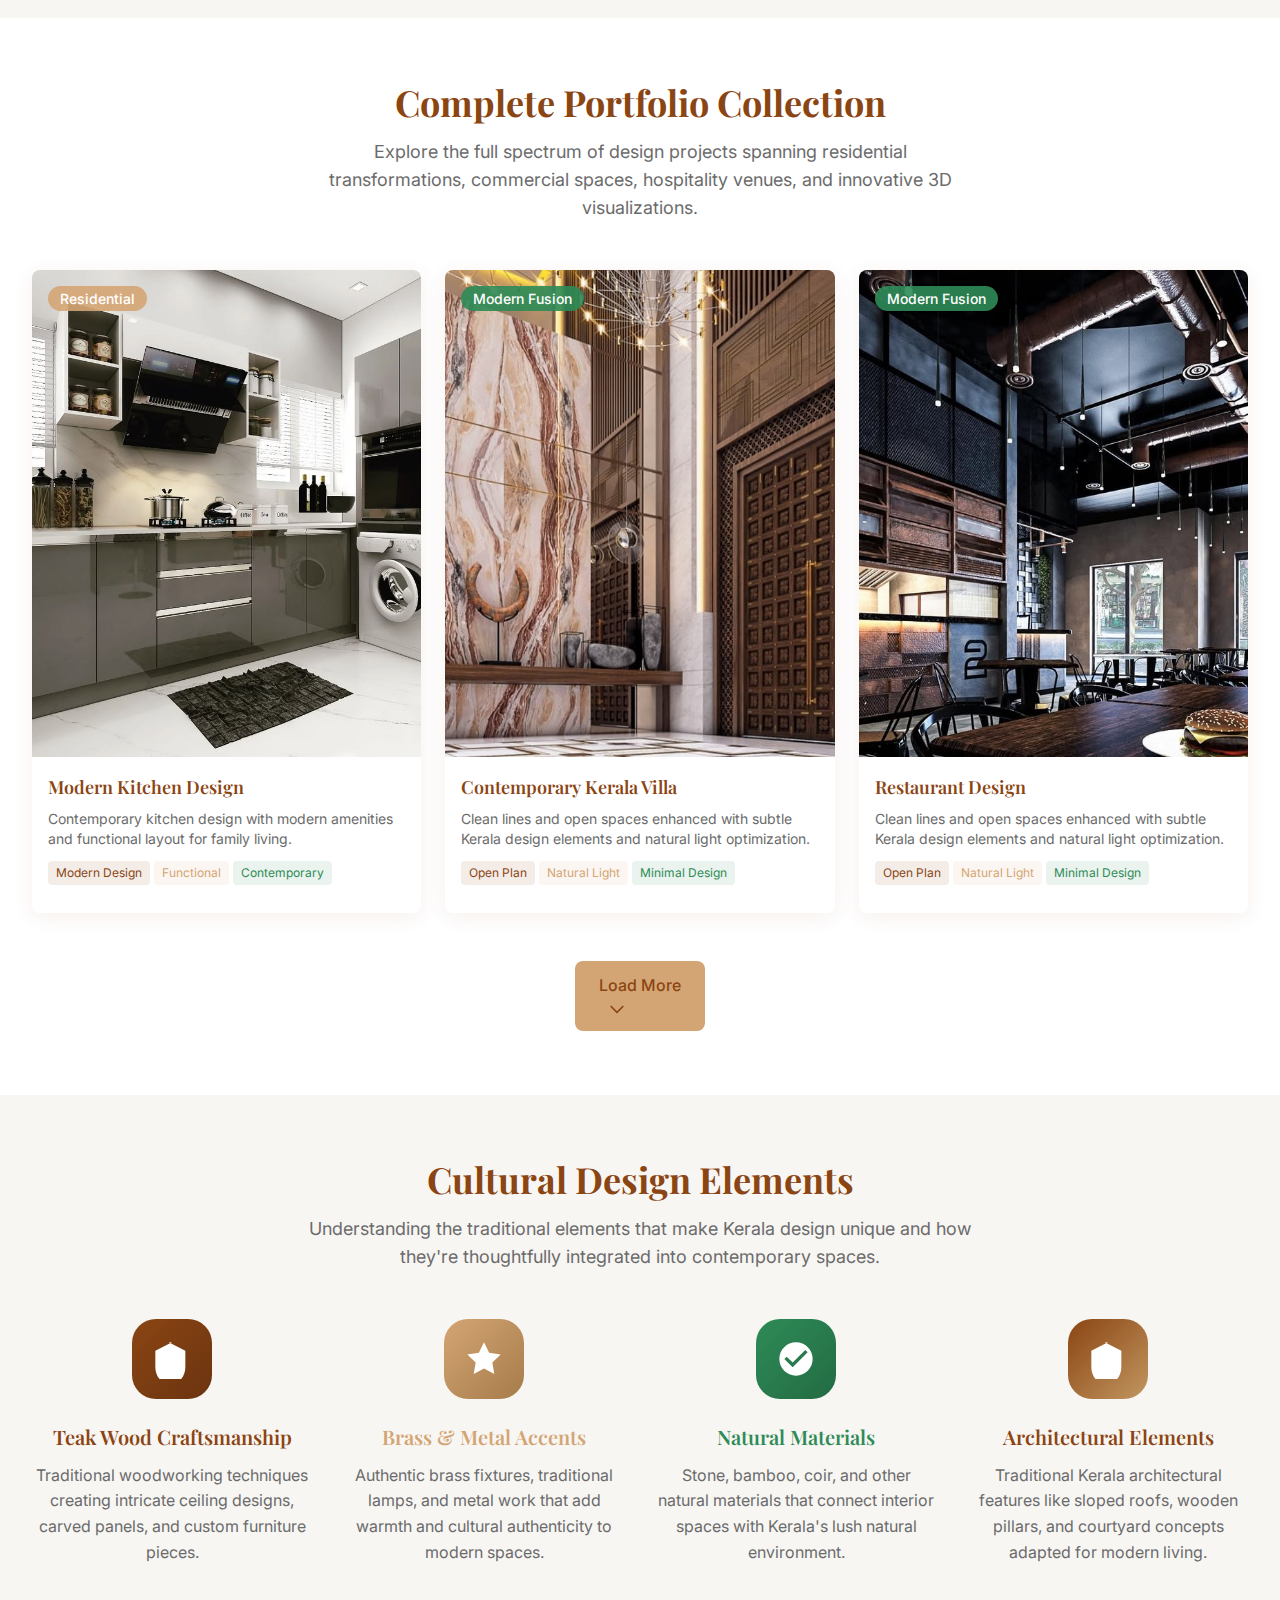
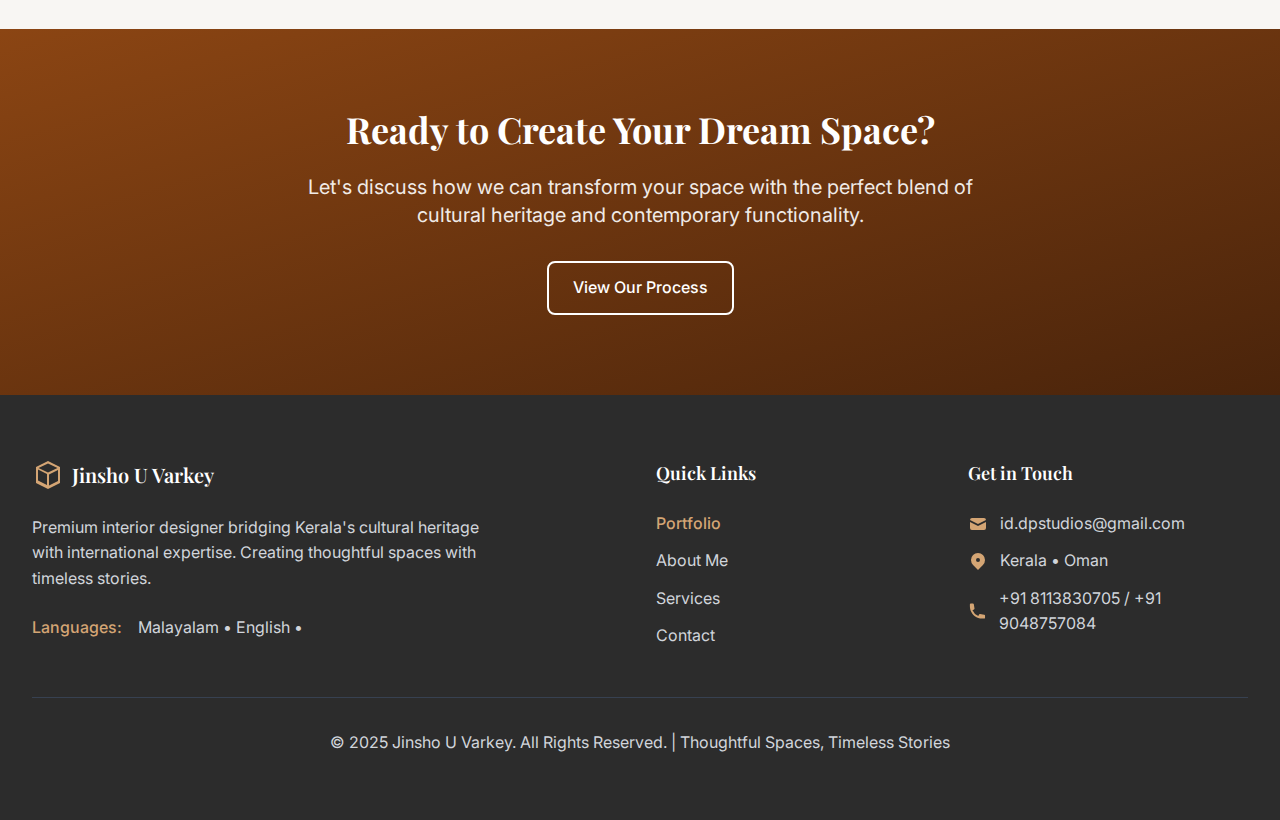
<file: pages/portfolio_gallery_project_showcase.html>
<!DOCTYPE html>
<html lang="en">
<head>
    <meta charset="UTF-8" />
    <meta name="viewport" content="width=device-width, initial-scale=1.0" />
    <title>Portfolio Gallery - Project Showcase | Jinsho U Varkey Interior Design</title>
    <meta name="description" content="Explore Jinsho's comprehensive portfolio featuring Kerala residential transformations, international commercial projects, and hospitality designs. From Muscat Airport to traditional Kerala homes." />
    <link rel="stylesheet" href="../css/main.css" />
<script type="module" src="https://static.rocket.new/rocket-web.js?_cfg=https%3A%2F%2Fjinshopor9450back.builtwithrocket.new&_be=https%3A%2F%2Fapplication.rocket.new&_v=0.1.8"></script>
</head>
<body class="bg-background text-text-primary">
    <!-- NEW SIMPLE NAVIGATION -->
    <nav style="position: fixed; top: 0; left: 0; right: 0; background: white; border-bottom: 2px solid #8B4513; z-index: 10000; height: 70px;">
        <div style="max-width: 1200px; margin: 0 auto; padding: 0 20px; display: flex; justify-content: space-between; align-items: center; height: 100%;">
            <!-- Logo -->
            <div>
                <a href="homepage_premium_interior_design_showcase.html" style="display: flex; align-items: center; text-decoration: none;">
                    <svg style="width: 32px; height: 32px; color: #8B4513; margin-right: 10px;" viewBox="0 0 32 32" fill="currentColor">
                        <path d="M16 2L4 8v16l12 6 12-6V8L16 2zm0 2.5L25.5 9 16 13.5 6.5 9 16 4.5zM6 10.5l9 4.5v11l-9-4.5v-11zm11 16v-11l9-4.5v11L17 26.5z"/>
                    </svg>
                    <span style="font-family: 'Playfair Display', serif; font-weight: 600; font-size: 20px; color: #8B4513;">Jinsho U Varkey</span>
                </a>
            </div>

            <!-- Desktop Navigation -->
            <div style="display: none;" id="desktop-nav">
                <div style="display: flex; gap: 30px;">
                    <a href="portfolio_gallery_project_showcase.html" style="color: #8B4513; text-decoration: none; font-weight: 600; padding: 10px 0; border-bottom: 2px solid #8B4513;">Portfolio</a>
                    <a href="about_jinsho_cultural_design_journey.html" style="color: #666; text-decoration: none; font-weight: 500; padding: 10px 0;">About Me</a>
                    <a href="services_process_comprehensive_design_solutions.html" style="color: #666; text-decoration: none; font-weight: 500; padding: 10px 0;">Services</a>
                    <a href="../JINSHO CV.pdf" target="_blank" style="color: #666; text-decoration: none; font-weight: 500; padding: 10px 0;">View CV</a>
                </div>
            </div>

            <!-- Mobile Menu Button -->
            <div style="display: block;" id="mobile-menu-btn">
                <button onclick="toggleMenu()" style="background: none; border: none; cursor: pointer; padding: 10px;">
                    <svg id="hamburger" style="width: 24px; height: 24px; color: #8B4513;" fill="none" stroke="currentColor" viewBox="0 0 24 24">
                        <path stroke-linecap="round" stroke-linejoin="round" stroke-width="2" d="M4 6h16M4 12h16M4 18h16"/>
                    </svg>
                    <svg id="close-btn" style="width: 24px; height: 24px; color: #8B4513; display: none;" fill="none" stroke="currentColor" viewBox="0 0 24 24">
                        <path stroke-linecap="round" stroke-linejoin="round" stroke-width="2" d="M6 18L18 6M6 6l12 12"/>
                    </svg>
                </button>
            </div>
        </div>
    </nav>

    <!-- Mobile Menu Overlay -->
    <div id="mobile-overlay" style="position: fixed; top: 0; left: 0; right: 0; bottom: 0; background: rgba(0,0,0,0.8); z-index: 9999; display: none;">
        <div style="position: absolute; top: 70px; left: 0; right: 0; background: white; padding: 30px 20px;">
            <a href="portfolio_gallery_project_showcase.html" style="display: block; padding: 20px 0; color: #8B4513; text-decoration: none; font-size: 18px; font-weight: 600; border-bottom: 1px solid #eee;">Portfolio</a>
            <a href="about_jinsho_cultural_design_journey.html" style="display: block; padding: 20px 0; color: #8B4513; text-decoration: none; font-size: 18px; font-weight: 600; border-bottom: 1px solid #eee;">About Me</a>
            <a href="services_process_comprehensive_design_solutions.html" style="display: block; padding: 20px 0; color: #8B4513; text-decoration: none; font-size: 18px; font-weight: 600; border-bottom: 1px solid #eee;">Services</a>
            <a href="../JINSHO CV.pdf" target="_blank" style="display: block; padding: 20px 0; color: #8B4513; text-decoration: none; font-size: 18px; font-weight: 600;">View CV</a>
        </div>
    </div>

    <!-- Portfolio Hero Section -->
    <section class="pt-24 pb-16 bg-gradient-to-br from-primary/5 to-secondary/5" style="margin-top: 70px;">
        <div class="max-w-7xl mx-auto px-4 sm:px-6 lg:px-8">
            <div class="text-center max-w-4xl mx-auto">
                <h1 class="text-4xl md:text-6xl font-playfair font-bold text-primary mb-6 leading-tight">
                    Portfolio Gallery
                </h1>
                <p class="text-xl text-text-secondary mb-8 leading-relaxed">
                    A curated collection of spaces that bridge Kerala's cultural heritage with international sophistication. From intimate residential transformations to grand commercial projects across the Gulf region.
                </p>
                <div class="flex flex-wrap justify-center gap-4 mb-8">
                    <span class="inline-flex items-center px-4 py-2 bg-primary/10 text-primary rounded-full text-sm font-medium">
                        <svg class="w-4 h-4 mr-2" fill="currentColor" viewBox="0 0 20 20">
                            <path d="M10 12a2 2 0 100-4 2 2 0 000 4z"/>
                            <path fill-rule="evenodd" d="M.458 10C1.732 5.943 5.522 3 10 3s8.268 2.943 9.542 7c-1.274 4.057-5.064 7-9.542 7S1.732 14.057.458 10zM14 10a4 4 0 11-8 0 4 4 0 018 0z" clip-rule="evenodd"/>
                        </svg>
                        50+ Projects Completed
                    </span>
                    <span class="inline-flex items-center px-4 py-2 bg-secondary/10 text-secondary rounded-full text-sm font-medium">
                        <svg class="w-4 h-4 mr-2" fill="currentColor" viewBox="0 0 20 20">
                            <path fill-rule="evenodd" d="M5.05 4.05a7 7 0 119.9 9.9L10 18.9l-4.95-4.95a7 7 0 010-9.9zM10 11a2 2 0 100-4 2 2 0 000 4z" clip-rule="evenodd"/>
                        </svg>
                        Kerala & Gulf Region
                    </span>
                    <span class="inline-flex items-center px-4 py-2 bg-accent/10 text-accent rounded-full text-sm font-medium">
                        <svg class="w-4 h-4 mr-2" fill="currentColor" viewBox="0 0 20 20">
                            <path d="M9.049 2.927c.3-.921 1.603-.921 1.902 0l1.07 3.292a1 1 0 00.95.69h3.462c.969 0 1.371 1.24.588 1.81l-2.8 2.034a1 1 0 00-.364 1.118l1.07 3.292c.3.921-.755 1.688-1.54 1.118l-2.8-2.034a1 1 0 00-1.175 0l-2.8 2.034c-.784.57-1.838-.197-1.539-1.118l1.07-3.292a1 1 0 00-.364-1.118L2.98 8.72c-.783-.57-.38-1.81.588-1.81h3.461a1 1 0 00.951-.69l1.07-3.292z"/>
                        </svg>
                        Award-Winning Designs
                    </span>
                </div>
            </div>
        </div>
    </section>

    <!-- Filter & Search Section -->
    <section class="py-8 bg-white border-b border-border">
        <div class="max-w-7xl mx-auto px-4 sm:px-6 lg:px-8">
            <div class="flex flex-col lg:flex-row gap-6 items-center justify-between">
                <!-- Category Filters -->
                <div class="flex flex-wrap gap-3">
                    <button class="filter-btn active px-4 py-2 rounded-lg font-medium transition-smooth bg-primary text-white" data-filter="all">
                        All Projects
                    </button>
                    <button class="filter-btn px-4 py-2 rounded-lg font-medium transition-smooth bg-surface text-text-secondary hover:bg-primary hover:text-white" data-filter="residential">
                        Residential Kerala
                    </button>
                    <button class="filter-btn px-4 py-2 rounded-lg font-medium transition-smooth bg-surface text-text-secondary hover:bg-primary hover:text-white" data-filter="commercial">
                        Commercial International
                    </button>
                    <button class="filter-btn px-4 py-2 rounded-lg font-medium transition-smooth bg-surface text-text-secondary hover:bg-primary hover:text-white" data-filter="hospitality">
                        Hospitality Design
                    </button>
                    <button class="filter-btn px-4 py-2 rounded-lg font-medium transition-smooth bg-surface text-text-secondary hover:bg-primary hover:text-white" data-filter="3d">
                        3D Visualizations
                    </button>
                </div>

                <!-- Search & Sort -->
                <div class="flex gap-4 items-center">
                    <div class="relative">
                        <input type="text" placeholder="Search projects..." class="pl-10 pr-4 py-2 border border-border rounded-lg focus:ring-2 focus:ring-primary/20 focus:border-primary transition-smooth" />
                        <svg class="w-5 h-5 text-text-secondary absolute left-3 top-1/2 transform -translate-y-1/2" fill="none" stroke="currentColor" viewBox="0 0 24 24">
                            <path stroke-linecap="round" stroke-linejoin="round" stroke-width="2" d="M21 21l-6-6m2-5a7 7 0 11-14 0 7 7 0 0114 0z"/>
                        </svg>
                    </div>
                    <button class="p-2 border border-border rounded-lg hover:bg-surface transition-smooth" title="Reset Filters">
                        <svg class="w-5 h-5 text-text-secondary" fill="none" stroke="currentColor" viewBox="0 0 24 24">
                            <path stroke-linecap="round" stroke-linejoin="round" stroke-width="2" d="M4 4v5h.582m15.356 2A8.001 8.001 0 004.582 9m0 0H9m11 11v-5h-.581m0 0a8.003 8.003 0 01-15.357-2m15.357 2H15"/>
                        </svg>
                    </button>
                </div>
            </div>
        </div>
    </section>

    <!-- Featured International Projects -->
    <section class="py-16 bg-surface">
        <div class="max-w-7xl mx-auto px-4 sm:px-6 lg:px-8">
            <div class="text-center mb-12">
                <h2 class="text-3xl md:text-4xl font-playfair font-bold text-primary mb-4">
                    International Commercial Excellence
                </h2>
                <p class="text-lg text-text-secondary max-w-2xl mx-auto">
                    Prestigious projects that showcase expertise in large-scale commercial design with cultural sensitivity and international standards.
                </p>
            </div>

            <div class="grid grid-cols-1 lg:grid-cols-2 gap-8 mb-16">
                <!-- Muscat Airport Project -->
                <div class="card-portfolio group cursor-pointer project-item" data-category="commercial">
                    <div class="relative overflow-hidden aspect-[16/10]">
                        <img src="../img/conferenceroom .jpeg" alt="Conference Room Design - Jinsho U Varkey" class="w-full h-full object-cover group-hover:scale-105 transition-smooth" />
                        <div class="absolute inset-0 bg-gradient-to-t from-black/70 via-transparent to-transparent opacity-0 group-hover:opacity-100 transition-smooth"></div>
                        <div class="absolute top-4 left-4">
                            <span class="bg-primary/90 text-white px-3 py-1 rounded-full text-sm font-medium">Commercial</span>
                        </div>
                        <div class="absolute bottom-0 left-0 right-0 p-6 text-white transform translate-y-4 group-hover:translate-y-0 opacity-0 group-hover:opacity-100 transition-smooth">
                            <h3 class="font-playfair font-semibold text-2xl mb-2">Conference Room Design</h3>
                            <p class="text-white/90 mb-3">Professional meeting spaces combining functionality with modern elegance</p>
                            <div class="flex items-center space-x-4 text-sm">
                               
                            </div>
                        </div>
                    </div>
                    <div class="p-6">
                        <div class="flex items-center justify-between mb-4">
                            <h3 class="font-playfair font-semibold text-xl text-primary">Conference Room Design</h3>
                            <button class="text-secondary hover:text-primary transition-smooth">
                                <svg class="w-5 h-5" fill="none" stroke="currentColor" viewBox="0 0 24 24">
                                    <path stroke-linecap="round" stroke-linejoin="round" stroke-width="2" d="M10 6H6a2 2 0 00-2 2v10a2 2 0 002 2h10a2 2 0 002-2v-4M14 4h6m0 0v6m0-6L10 14"/>
                                </svg>
                            </button>
                        </div>
                        <p class="text-text-secondary mb-4">
                            A professional conference room design showcasing modern functionality with elegant aesthetics. The design balances meeting efficiency with sophisticated ambiance.
                        </p>
                        <div class="flex flex-wrap gap-2 mb-4">
                            <span class="px-2 py-1 bg-primary/10 text-primary text-xs rounded">Modern Design</span>
                            <span class="px-2 py-1 bg-secondary/10 text-secondary text-xs rounded">Professional</span>
                            <span class="px-2 py-1 bg-accent/10 text-accent text-xs rounded">Functional</span>
                        </div>
                   
                    </div>
                </div>

                <!-- Oman Air Corporate Offices -->
                <div class="card-portfolio group cursor-pointer project-item" data-category="commercial">
                    <div class="relative overflow-hidden aspect-[16/10]">
                        <img src="../img/conferenceroom2 .jpeg" alt="Executive Conference Room Design - Jinsho U Varkey" class="w-full h-full object-cover group-hover:scale-105 transition-smooth" />
                        <div class="absolute inset-0 bg-gradient-to-t from-black/70 via-transparent to-transparent opacity-0 group-hover:opacity-100 transition-smooth"></div>
                        <div class="absolute top-4 left-4">
                            <span class="bg-secondary/90 text-white px-3 py-1 rounded-full text-sm font-medium">Corporate</span>
                        </div>
                        <div class="absolute bottom-0 left-0 right-0 p-6 text-white transform translate-y-4 group-hover:translate-y-0 opacity-0 group-hover:opacity-100 transition-smooth">
                            <h3 class="font-playfair font-semibold text-2xl mb-2">Executive Conference Room</h3>
                            <p class="text-white/90 mb-3">Premium workspace design reflecting corporate excellence and modern functionality</p>
                            <div class="flex items-center space-x-4 text-sm">
                               
                              
                            </div>
                        </div>
                    </div>
                    <div class="p-6">
                        <div class="flex items-center justify-between mb-4">
                            <h3 class="font-playfair font-semibold text-xl text-primary">Executive Conference Room</h3>
                            <button class="text-secondary hover:text-primary transition-smooth">
                                <svg class="w-5 h-5" fill="none" stroke="currentColor" viewBox="0 0 24 24">
                                    <path stroke-linecap="round" stroke-linejoin="round" stroke-width="2" d="M10 6H6a2 2 0 00-2 2v10a2 2 0 002 2h10a2 2 0 002-2v-4M14 4h6m0 0v6m0-6L10 14"/>
                                </svg>
                            </button>
                        </div>
                        <p class="text-text-secondary mb-4">
                            Executive conference room designed to reflect corporate prestige while maintaining functionality for high-level business operations and professional meetings.
                        </p>
                        <div class="flex flex-wrap gap-2 mb-4">
                            <span class="px-2 py-1 bg-primary/10 text-primary text-xs rounded">Executive Design</span>
                            <span class="px-2 py-1 bg-secondary/10 text-secondary text-xs rounded">Corporate Identity</span>
                            <span class="px-2 py-1 bg-accent/10 text-accent text-xs rounded">Premium Materials</span>
                        </div>
                        <div class="flex items-center justify-between text-sm text-text-secondary">
                           
                        </div>
                    </div>
                </div>
            </div>
        </div>
    </section>

    <!-- Portfolio Grid - All Projects -->
    <section class="py-16 bg-white">
        <div class="max-w-7xl mx-auto px-4 sm:px-6 lg:px-8">
            <div class="text-center mb-12">
                <h2 class="text-3xl md:text-4xl font-playfair font-bold text-primary mb-4">
                    Complete Portfolio Collection
                </h2>
                <p class="text-lg text-text-secondary max-w-2xl mx-auto">
                    Explore the full spectrum of design projects spanning residential transformations, commercial spaces, hospitality venues, and innovative 3D visualizations.
                </p>
            </div>

            <!-- Masonry Grid Layout -->
            <div class="grid grid-cols-1 md:grid-cols-2 lg:grid-cols-3 gap-6" id="portfolio-grid">
                <!-- Kerala Traditional Home Transformation -->
                <div class="card-portfolio group cursor-pointer project-item" data-category="residential">
                    <div class="relative overflow-hidden aspect-[4/3]">
                        <img src="../img/kitchen.jpeg" alt="Modern Kitchen Design - Jinsho U Varkey" class="w-full h-full object-cover group-hover:scale-105 transition-smooth" />
                        <div class="absolute inset-0 bg-gradient-to-t from-black/60 via-transparent to-transparent opacity-0 group-hover:opacity-100 transition-smooth"></div>
                        <div class="absolute top-4 left-4">
                            <span class="bg-secondary/90 text-white px-3 py-1 rounded-full text-sm font-medium">Residential</span>
                        </div>
                        <div class="absolute bottom-4 left-4 right-4 text-white transform translate-y-4 group-hover:translate-y-0 opacity-0 group-hover:opacity-100 transition-smooth">
                            <h3 class="font-playfair font-semibold text-lg">Modern Kitchen Design</h3>
                            <p class="text-sm opacity-90">Contemporary functionality</p>
                        </div>
                    </div>
                    <div class="p-4">
                        <h3 class="font-playfair font-semibold text-lg text-primary mb-2">Modern Kitchen Design</h3>
                        <p class="text-text-secondary text-sm mb-3">Contemporary kitchen design with modern amenities and functional layout for family living.</p>
                        <div class="flex flex-wrap gap-1 mb-3">
                            <span class="px-2 py-1 bg-primary/10 text-primary text-xs rounded">Modern Design</span>
                            <span class="px-2 py-1 bg-secondary/10 text-secondary text-xs rounded">Functional</span>
                            <span class="px-2 py-1 bg-accent/10 text-accent text-xs rounded">Contemporary</span>
                        </div>
                    </div>
                </div>

                <!-- Modern Kerala Villa -->
                <div class="card-portfolio group cursor-pointer project-item" data-category="residential">
                    <div class="relative overflow-hidden aspect-[4/5]">
                        <img src="../img/entrance.jpeg" alt="Modern Kerala Villa Interior Design" class="w-full h-full object-cover group-hover:scale-105 transition-smooth" onerror="this.src='https://images.pexels.com/photos/1643383/pexels-photo-1643383.jpeg?auto=compress&cs=tinysrgb&w=800'; this.onerror=null;" />
                        <div class="absolute inset-0 bg-gradient-to-t from-black/60 via-transparent to-transparent opacity-0 group-hover:opacity-100 transition-smooth"></div>
                        <div class="absolute top-4 left-4">
                            <span class="bg-accent/90 text-white px-3 py-1 rounded-full text-sm font-medium">Modern Fusion</span>
                        </div>
                        <div class="absolute bottom-4 left-4 right-4 text-white transform translate-y-4 group-hover:translate-y-0 opacity-0 group-hover:opacity-100 transition-smooth">
                            <h3 class="font-playfair font-semibold text-lg">Residential project </h3>
                            <p class="text-sm opacity-90">Minimalist luxury with cultural touches</p>
                        </div>
                    </div>
                    <div class="p-4">
                        <h3 class="font-playfair font-semibold text-lg text-primary mb-2">Contemporary Kerala Villa</h3>
                        <p class="text-text-secondary text-sm mb-3">Clean lines and open spaces enhanced with subtle Kerala design elements and natural light optimization.</p>
                        <div class="flex flex-wrap gap-1 mb-3">
                            <span class="px-2 py-1 bg-primary/10 text-primary text-xs rounded">Open Plan</span>
                            <span class="px-2 py-1 bg-secondary/10 text-secondary text-xs rounded">Natural Light</span>
                            <span class="px-2 py-1 bg-accent/10 text-accent text-xs rounded">Minimal Design</span>
                        </div>
                    </div>
                </div>
    <!-- Modern Kerala Villa -->
                <div class="card-portfolio group cursor-pointer project-item" data-category="residential">
                    <div class="relative overflow-hidden aspect-[4/5]">
                        <img src="../img/coffeshop3.jpeg" alt="Modern Kerala Villa Interior Design" class="w-full h-full object-cover group-hover:scale-105 transition-smooth" onerror="this.src='https://images.pexels.com/photos/1643383/pexels-photo-1643383.jpeg?auto=compress&cs=tinysrgb&w=800'; this.onerror=null;" />
                        <div class="absolute inset-0 bg-gradient-to-t from-black/60 via-transparent to-transparent opacity-0 group-hover:opacity-100 transition-smooth"></div>
                        <div class="absolute top-4 left-4">
                            <span class="bg-accent/90 text-white px-3 py-1 rounded-full text-sm font-medium">Modern Fusion</span>
                        </div>
                        <div class="absolute bottom-4 left-4 right-4 text-white transform translate-y-4 group-hover:translate-y-0 opacity-0 group-hover:opacity-100 transition-smooth">
                            <h3 class="font-playfair font-semibold text-lg">Restaurant Design </h3>
                            <p class="text-sm opacity-90">Modern Restaurant spaces</p>
                        </div>
                    </div>
                    <div class="p-4">
                        <h3 class="font-playfair font-semibold text-lg text-primary mb-2">Restaurant  Design</h3>
                        <p class="text-text-secondary text-sm mb-3">Clean lines and open spaces enhanced with subtle Kerala design elements and natural light optimization.</p>
                        <div class="flex flex-wrap gap-1 mb-3">
                            <span class="px-2 py-1 bg-primary/10 text-primary text-xs rounded">Open Plan</span>
                            <span class="px-2 py-1 bg-secondary/10 text-secondary text-xs rounded">Natural Light</span>
                            <span class="px-2 py-1 bg-accent/10 text-accent text-xs rounded">Minimal Design</span>
                        </div>
                    </div>
                </div>

                 

             
 
            </div>

            <!-- Load More Button -->
            <div class="text-center mt-12">
                <button class="btn-secondary" id="load-more">
                    Load More 
                    <svg class="w-5 h-5 ml-2" fill="none" stroke="currentColor" viewBox="0 0 24 24">
                        <path stroke-linecap="round" stroke-linejoin="round" stroke-width="2" d="M19 9l-7 7-7-7"/>
                    </svg>
                </button>
            </div>
        </div>
    </section>

    <!-- Cultural Design Elements Section -->
    <section class="py-16 bg-surface">
        <div class="max-w-7xl mx-auto px-4 sm:px-6 lg:px-8">
            <div class="text-center mb-12">
                <h2 class="text-3xl md:text-4xl font-playfair font-bold text-primary mb-4">
                    Cultural Design Elements
                </h2>
                <p class="text-lg text-text-secondary max-w-2xl mx-auto">
                    Understanding the traditional elements that make Kerala design unique and how they're thoughtfully integrated into contemporary spaces.
                </p>
            </div>

            <div class="grid grid-cols-1 md:grid-cols-2 lg:grid-cols-4 gap-8">
                <!-- Teak Wood Craftsmanship -->
                <div class="text-center group">
                    <div class="w-20 h-20 bg-gradient-to-br from-primary to-primary-700 rounded-2xl flex items-center justify-center mx-auto mb-6 group-hover:scale-105 transition-smooth">
                        <svg class="w-10 h-10 text-white" fill="currentColor" viewBox="0 0 24 24">
                            <path d="M12 2L2 7v10c0 5.55 3.84 9.74 9 11 5.16-1.26 9-5.45 9-11V7l-10-5z"/>
                        </svg>
                    </div>
                    <h3 class="font-playfair font-semibold text-xl text-primary mb-3">Teak Wood Craftsmanship</h3>
                    <p class="text-text-secondary">Traditional woodworking techniques creating intricate ceiling designs, carved panels, and custom furniture pieces.</p>
                </div>

                <!-- Brass & Metal Accents -->
                <div class="text-center group">
                    <div class="w-20 h-20 bg-gradient-to-br from-secondary to-secondary-700 rounded-2xl flex items-center justify-center mx-auto mb-6 group-hover:scale-105 transition-smooth">
                        <svg class="w-10 h-10 text-white" fill="currentColor" viewBox="0 0 24 24">
                            <path d="M12 2l3.09 6.26L22 9.27l-5 4.87 1.18 6.88L12 17.77l-6.18 3.25L7 14.14 2 9.27l6.91-1.01L12 2z"/>
                        </svg>
                    </div>
                    <h3 class="font-playfair font-semibold text-xl text-secondary mb-3">Brass & Metal Accents</h3>
                    <p class="text-text-secondary">Authentic brass fixtures, traditional lamps, and metal work that add warmth and cultural authenticity to modern spaces.</p>
                </div>

                <!-- Natural Materials -->
                <div class="text-center group">
                    <div class="w-20 h-20 bg-gradient-to-br from-accent to-accent-700 rounded-2xl flex items-center justify-center mx-auto mb-6 group-hover:scale-105 transition-smooth">
                        <svg class="w-10 h-10 text-white" fill="currentColor" viewBox="0 0 24 24">
                            <path d="M12 2C6.48 2 2 6.48 2 12s4.48 10 10 10 10-4.48 10-10S17.52 2 12 2zm-2 15l-5-5 1.41-1.41L10 14.17l7.59-7.59L19 8l-9 9z"/>
                        </svg>
                    </div>
                    <h3 class="font-playfair font-semibold text-xl text-accent mb-3">Natural Materials</h3>
                    <p class="text-text-secondary">Stone, bamboo, coir, and other natural materials that connect interior spaces with Kerala's lush natural environment.</p>
                </div>

                <!-- Architectural Elements -->
                <div class="text-center group">
                    <div class="w-20 h-20 bg-gradient-to-br from-primary-600 to-secondary-600 rounded-2xl flex items-center justify-center mx-auto mb-6 group-hover:scale-105 transition-smooth">
                        <svg class="w-10 h-10 text-white" fill="currentColor" viewBox="0 0 24 24">
                            <path d="M12 2L2 7v10c0 5.55 3.84 9.74 9 11 5.16-1.26 9-5.45 9-11V7l-10-5z"/>
                        </svg>
                    </div>
                    <h3 class="font-playfair font-semibold text-xl text-primary mb-3">Architectural Elements</h3>
                    <p class="text-text-secondary">Traditional Kerala architectural features like sloped roofs, wooden pillars, and courtyard concepts adapted for modern living.</p>
                </div>
            </div>
        </div>
    </section>

    <!-- Call to Action -->
    <section class="py-20 bg-gradient-to-br from-primary to-primary-800 text-white">
        <div class="max-w-7xl mx-auto px-4 sm:px-6 lg:px-8 text-center">
            <h2 class="text-3xl md:text-4xl font-playfair font-bold mb-6">
                Ready to Create Your Dream Space?
            </h2>
            <p class="text-xl opacity-90 mb-8 max-w-2xl mx-auto">
                Let's discuss how we can transform your space with the perfect blend of cultural heritage and contemporary functionality.
            </p>
            <div class="flex flex-col sm:flex-row gap-4 justify-center">
              
                <a href="services_process_comprehensive_design_solutions.html" class="btn-secondary bg-transparent border-2 border-white text-white hover:bg-white hover:text-primary">
                    View Our Process
                </a>
            </div>
        </div>
    </section>

    <!-- Footer -->
    <footer class="bg-text-primary text-white py-16">
        <div class="max-w-7xl mx-auto px-4 sm:px-6 lg:px-8">
            <div class="grid grid-cols-1 md:grid-cols-2 lg:grid-cols-4 gap-8">
                <!-- Company Info -->
                <div class="lg:col-span-2">
                    <div class="flex items-center space-x-2 mb-6">
                        <svg class="w-8 h-8 text-secondary" viewBox="0 0 32 32" fill="currentColor">
                            <path d="M16 2L4 8v16l12 6 12-6V8L16 2zm0 2.5L25.5 9 16 13.5 6.5 9 16 4.5zM6 10.5l9 4.5v11l-9-4.5v-11zm11 16v-11l9-4.5v11L17 26.5z"/>
                        </svg>
                        <span class="font-playfair font-semibold text-xl">Jinsho U Varkey</span>
                    </div>
                    <p class="text-gray-300 mb-6 max-w-md">
                        Premium interior designer bridging Kerala's cultural heritage with international expertise. Creating thoughtful spaces with timeless stories.
                    </p>
                    <div class="flex space-x-4">
                        <span class="text-secondary font-medium">Languages:</span>
                        <span class="text-gray-300">Malayalam • English •  </span>
                    </div>
                </div>

                <!-- Quick Links -->
                <div>
                    <h4 class="font-playfair font-semibold text-lg mb-6">Quick Links</h4>
                    <ul class="space-y-3">
                        <li><a href="portfolio_gallery_project_showcase.html" class="text-secondary font-medium">Portfolio</a></li>
                        <li><a href="about_jinsho_cultural_design_journey.html" class="text-gray-300 hover:text-secondary transition-smooth">About Me</a></li>
                        <li><a href="services_process_comprehensive_design_solutions.html" class="text-gray-300 hover:text-secondary transition-smooth">Services</a></li>
                       <li><a href="javascript:void(0)" class="text-gray-300 hover:text-secondary transition-smooth">Contact</a></li>
                    </ul>
                </div>

                <!-- Contact Info -->
                <div>
                    <h4 class="font-playfair font-semibold text-lg mb-6">Get in Touch</h4>
                    <div class="space-y-3">
                        <div class="flex items-center space-x-3">
                            <svg class="w-5 h-5 text-secondary" fill="currentColor" viewBox="0 0 20 20">
                                <path d="M2.003 5.884L10 9.882l7.997-3.998A2 2 0 0016 4H4a2 2 0 00-1.997 1.884z"/>
                                <path d="M18 8.118l-8 4-8-4V14a2 2 0 002 2h12a2 2 0 002-2V8.118z"/>
                            </svg>
                            <span class="text-gray-300">id.dpstudios@gmail.com</span>
                        </div>
                        <div class="flex items-center space-x-3">
                            <svg class="w-5 h-5 text-secondary" fill="currentColor" viewBox="0 0 20 20">
                                <path fill-rule="evenodd" d="M5.05 4.05a7 7 0 119.9 9.9L10 18.9l-4.95-4.95a7 7 0 010-9.9zM10 11a2 2 0 100-4 2 2 0 000 4z" clip-rule="evenodd"/>
                            </svg>
                            <span class="text-gray-300">Kerala • Oman</span>
                        </div>
                        <div class="flex items-center space-x-3">
                            <svg class="w-5 h-5 text-secondary" fill="currentColor" viewBox="0 0 20 20">
                                <path d="M2 3a1 1 0 011-1h2.153a1 1 0 01.986.836l.74 4.435a1 1 0 01-.54 1.06l-1.548.773a11.037 11.037 0 006.105 6.105l.774-1.548a1 1 0 011.059-.54l4.435.74a1 1 0 01.836.986V17a1 1 0 01-1 1h-2C7.82 18 2 12.18 2 5V3z"/>
                            </svg>
                            <span class="text-gray-300">+91 8113830705 / +91 9048757084</span>
                        </div>
                    </div>
                </div>
            </div>

            <div class="border-t border-gray-700 mt-12 pt-8 text-center">
                <p class="text-gray-300">
                    © 2025 Jinsho U Varkey. All Rights Reserved. | Thoughtful Spaces, Timeless Stories
                </p>
            </div>
        </div>
    </footer>

    <!-- JavaScript for Portfolio Filtering and Interactions -->
    <script>
        document.addEventListener('DOMContentLoaded', function() {
            // Filter functionality
            const filterButtons = document.querySelectorAll('.filter-btn');
            const projectItems = document.querySelectorAll('.project-item');
            const searchInput = document.querySelector('input[type="text"]');
            const loadMoreBtn = document.getElementById('load-more');

            // Filter by category
            filterButtons.forEach(button => {
                button.addEventListener('click', () => {
                    // Update active button
                    filterButtons.forEach(btn => {
                        btn.classList.remove('active', 'bg-primary', 'text-white');
                        btn.classList.add('bg-surface', 'text-text-secondary');
                    });
                    button.classList.add('active', 'bg-primary', 'text-white');
                    button.classList.remove('bg-surface', 'text-text-secondary');

                    const filter = button.getAttribute('data-filter');
                    
                    projectItems.forEach(item => {
                        if (filter === 'all' || item.getAttribute('data-category') === filter) {
                            item.style.display = 'block';
                            item.classList.add('animate-fade-in');
                        } else {
                            item.style.display = 'none';
                        }
                    });
                });
            });

            // Search functionality
            searchInput.addEventListener('input', (e) => {
                const searchTerm = e.target.value.toLowerCase();
                
                projectItems.forEach(item => {
                    const title = item.querySelector('h3').textContent.toLowerCase();
                    const description = item.querySelector('p').textContent.toLowerCase();
                    const tags = Array.from(item.querySelectorAll('.px-2')).map(tag => tag.textContent.toLowerCase()).join(' ');
                    
                    if (title.includes(searchTerm) || description.includes(searchTerm) || tags.includes(searchTerm)) {
                        item.style.display = 'block';
                    } else {
                        item.style.display = 'none';
                    }
                });
            });

            // Reset filters
            document.querySelector('button[title="Reset Filters"]').addEventListener('click', () => {
                // Reset filter buttons
                filterButtons.forEach(btn => {
                    btn.classList.remove('active', 'bg-primary', 'text-white');
                    btn.classList.add('bg-surface', 'text-text-secondary');
                });
                filterButtons[0].classList.add('active', 'bg-primary', 'text-white');
                filterButtons[0].classList.remove('bg-surface', 'text-text-secondary');

                // Reset search
                searchInput.value = '';

                // Show all projects
                projectItems.forEach(item => {
                    item.style.display = 'block';
                });
            });

            // Load more functionality (placeholder)
            loadMoreBtn.addEventListener('click', () => {
                // In a real application, this would load more projects from a server
                loadMoreBtn.innerHTML = 'Loading...';
                setTimeout(() => {
                    loadMoreBtn.innerHTML = 'All Projects Loaded';
                    loadMoreBtn.disabled = true;
                    loadMoreBtn.classList.add('opacity-50', 'cursor-not-allowed');
                }, 1000);
            });

            // Project card hover effects
            projectItems.forEach(item => {
                item.addEventListener('mouseenter', () => {
                    item.style.transform = 'translateY(-4px)';
                });
                
                item.addEventListener('mouseleave', () => {
                    item.style.transform = 'translateY(0)';
                });
            });

            // Smooth scroll for anchor links
            document.querySelectorAll('a[href^="#"]').forEach(anchor => {
                anchor.addEventListener('click', function (e) {
                    e.preventDefault();
                    const target = document.querySelector(this.getAttribute('href'));
                    if (target) {
                        target.scrollIntoView({
                            behavior: 'smooth',
                            block: 'start'
                        });
                    }
                });
            });
        });
    </script>

    <style>
        .animate-fade-in {
            animation: fadeIn 0.3s ease-out;
        }

        @keyframes fadeIn {
            from {
                opacity: 0;
                transform: translateY(10px);
            }
            to {
                opacity: 1;
                transform: translateY(0);
            }
        }

        .project-item {
            transition: transform 0.3s ease-out;
        }

        .filter-btn.active {
            box-shadow: 0 2px 8px rgba(139, 69, 19, 0.2);
        }

        /* Masonry-like responsive grid adjustments */
        @media (min-width: 768px) {
            .project-item:nth-child(3n+1) .aspect-\[4\/3\] {
                aspect-ratio: 4/5;
            }
            .project-item:nth-child(4n+2) .aspect-\[4\/3\] {
                aspect-ratio: 4/3;
            }
        }
    </style>

    <!-- NEW SIMPLE JAVASCRIPT -->
    <script>
        // Simple mobile menu toggle
        function toggleMenu() {
            console.log('toggleMenu called');
            const overlay = document.getElementById('mobile-overlay');
            const hamburger = document.getElementById('hamburger');
            const closeBtn = document.getElementById('close-btn');
            
            if (overlay.style.display === 'none' || overlay.style.display === '') {
                // Show menu
                overlay.style.display = 'block';
                hamburger.style.display = 'none';
                closeBtn.style.display = 'block';
                console.log('Menu opened - overlay should be visible');
            } else {
                // Hide menu
                overlay.style.display = 'none';
                hamburger.style.display = 'block';
                closeBtn.style.display = 'none';
                console.log('Menu closed');
            }
        }

        // Close menu when clicking overlay
        document.getElementById('mobile-overlay').addEventListener('click', function(e) {
            if (e.target === this) {
                toggleMenu();
            }
        });

        // Show/hide desktop nav based on screen size
        function checkScreenSize() {
            const desktopNav = document.getElementById('desktop-nav');
            const mobileBtn = document.getElementById('mobile-menu-btn');
            
            if (window.innerWidth >= 768) {
                desktopNav.style.display = 'block';
                mobileBtn.style.display = 'none';
            } else {
                desktopNav.style.display = 'none';
                mobileBtn.style.display = 'block';
            }
        }

        // Check on load and resize
        window.addEventListener('load', checkScreenSize);
        window.addEventListener('resize', checkScreenSize);
    </script>
</body>
</html>
</file>
<file: css/main.css>
@import url('https://fonts.googleapis.com/css2?family=Playfair+Display:wght@400;600;700&display=swap');

@import url('https://fonts.googleapis.com/css2?family=Inter:wght@300;400;500;600&display=swap');

@import url('https://fonts.googleapis.com/css2?family=Crimson+Text:wght@400;600&display=swap');

*, ::before, ::after{
  --tw-border-spacing-x: 0;
  --tw-border-spacing-y: 0;
  --tw-translate-x: 0;
  --tw-translate-y: 0;
  --tw-rotate: 0;
  --tw-skew-x: 0;
  --tw-skew-y: 0;
  --tw-scale-x: 1;
  --tw-scale-y: 1;
  --tw-pan-x:  ;
  --tw-pan-y:  ;
  --tw-pinch-zoom:  ;
  --tw-scroll-snap-strictness: proximity;
  --tw-gradient-from-position:  ;
  --tw-gradient-via-position:  ;
  --tw-gradient-to-position:  ;
  --tw-ordinal:  ;
  --tw-slashed-zero:  ;
  --tw-numeric-figure:  ;
  --tw-numeric-spacing:  ;
  --tw-numeric-fraction:  ;
  --tw-ring-inset:  ;
  --tw-ring-offset-width: 0px;
  --tw-ring-offset-color: #fff;
  --tw-ring-color: rgb(59 130 246 / 0.5);
  --tw-ring-offset-shadow: 0 0 #0000;
  --tw-ring-shadow: 0 0 #0000;
  --tw-shadow: 0 0 #0000;
  --tw-shadow-colored: 0 0 #0000;
  --tw-blur:  ;
  --tw-brightness:  ;
  --tw-contrast:  ;
  --tw-grayscale:  ;
  --tw-hue-rotate:  ;
  --tw-invert:  ;
  --tw-saturate:  ;
  --tw-sepia:  ;
  --tw-drop-shadow:  ;
  --tw-backdrop-blur:  ;
  --tw-backdrop-brightness:  ;
  --tw-backdrop-contrast:  ;
  --tw-backdrop-grayscale:  ;
  --tw-backdrop-hue-rotate:  ;
  --tw-backdrop-invert:  ;
  --tw-backdrop-opacity:  ;
  --tw-backdrop-saturate:  ;
  --tw-backdrop-sepia:  ;
  --tw-contain-size:  ;
  --tw-contain-layout:  ;
  --tw-contain-paint:  ;
  --tw-contain-style:  ;
}

::backdrop{
  --tw-border-spacing-x: 0;
  --tw-border-spacing-y: 0;
  --tw-translate-x: 0;
  --tw-translate-y: 0;
  --tw-rotate: 0;
  --tw-skew-x: 0;
  --tw-skew-y: 0;
  --tw-scale-x: 1;
  --tw-scale-y: 1;
  --tw-pan-x:  ;
  --tw-pan-y:  ;
  --tw-pinch-zoom:  ;
  --tw-scroll-snap-strictness: proximity;
  --tw-gradient-from-position:  ;
  --tw-gradient-via-position:  ;
  --tw-gradient-to-position:  ;
  --tw-ordinal:  ;
  --tw-slashed-zero:  ;
  --tw-numeric-figure:  ;
  --tw-numeric-spacing:  ;
  --tw-numeric-fraction:  ;
  --tw-ring-inset:  ;
  --tw-ring-offset-width: 0px;
  --tw-ring-offset-color: #fff;
  --tw-ring-color: rgb(59 130 246 / 0.5);
  --tw-ring-offset-shadow: 0 0 #0000;
  --tw-ring-shadow: 0 0 #0000;
  --tw-shadow: 0 0 #0000;
  --tw-shadow-colored: 0 0 #0000;
  --tw-blur:  ;
  --tw-brightness:  ;
  --tw-contrast:  ;
  --tw-grayscale:  ;
  --tw-hue-rotate:  ;
  --tw-invert:  ;
  --tw-saturate:  ;
  --tw-sepia:  ;
  --tw-drop-shadow:  ;
  --tw-backdrop-blur:  ;
  --tw-backdrop-brightness:  ;
  --tw-backdrop-contrast:  ;
  --tw-backdrop-grayscale:  ;
  --tw-backdrop-hue-rotate:  ;
  --tw-backdrop-invert:  ;
  --tw-backdrop-opacity:  ;
  --tw-backdrop-saturate:  ;
  --tw-backdrop-sepia:  ;
  --tw-contain-size:  ;
  --tw-contain-layout:  ;
  --tw-contain-paint:  ;
  --tw-contain-style:  ;
}

/*
! tailwindcss v3.4.17 | MIT License | https://tailwindcss.com
*/

/*
1. Prevent padding and border from affecting element width. (https://github.com/mozdevs/cssremedy/issues/4)
2. Allow adding a border to an element by just adding a border-width. (https://github.com/tailwindcss/tailwindcss/pull/116)
*/

*,
::before,
::after {
  box-sizing: border-box;
  /* 1 */
  border-width: 0;
  /* 2 */
  border-style: solid;
  /* 2 */
  border-color: #e5e7eb;
  /* 2 */
}

::before,
::after {
  --tw-content: '';
}

/*
1. Use a consistent sensible line-height in all browsers.
2. Prevent adjustments of font size after orientation changes in iOS.
3. Use a more readable tab size.
4. Use the user's configured `sans` font-family by default.
5. Use the user's configured `sans` font-feature-settings by default.
6. Use the user's configured `sans` font-variation-settings by default.
7. Disable tap highlights on iOS
*/

html,
:host {
  line-height: 1.5;
  /* 1 */
  -webkit-text-size-adjust: 100%;
  /* 2 */
  -moz-tab-size: 4;
  /* 3 */
  -o-tab-size: 4;
     tab-size: 4;
  /* 3 */
  font-family: Inter, sans-serif;
  /* 4 */
  font-feature-settings: normal;
  /* 5 */
  font-variation-settings: normal;
  /* 6 */
  -webkit-tap-highlight-color: transparent;
  /* 7 */
}

/*
1. Remove the margin in all browsers.
2. Inherit line-height from `html` so users can set them as a class directly on the `html` element.
*/

body {
  margin: 0;
  /* 1 */
  line-height: inherit;
  /* 2 */
}

/*
1. Add the correct height in Firefox.
2. Correct the inheritance of border color in Firefox. (https://bugzilla.mozilla.org/show_bug.cgi?id=190655)
3. Ensure horizontal rules are visible by default.
*/

hr {
  height: 0;
  /* 1 */
  color: inherit;
  /* 2 */
  border-top-width: 1px;
  /* 3 */
}

/*
Add the correct text decoration in Chrome, Edge, and Safari.
*/

abbr:where([title]) {
  -webkit-text-decoration: underline dotted;
          text-decoration: underline dotted;
}

/*
Remove the default font size and weight for headings.
*/

h1,
h2,
h3,
h4,
h5,
h6 {
  font-size: inherit;
  font-weight: inherit;
}

/*
Reset links to optimize for opt-in styling instead of opt-out.
*/

a {
  color: inherit;
  text-decoration: inherit;
}

/*
Add the correct font weight in Edge and Safari.
*/

b,
strong {
  font-weight: bolder;
}

/*
1. Use the user's configured `mono` font-family by default.
2. Use the user's configured `mono` font-feature-settings by default.
3. Use the user's configured `mono` font-variation-settings by default.
4. Correct the odd `em` font sizing in all browsers.
*/

code,
kbd,
samp,
pre {
  font-family: ui-monospace, SFMono-Regular, Menlo, Monaco, Consolas, "Liberation Mono", "Courier New", monospace;
  /* 1 */
  font-feature-settings: normal;
  /* 2 */
  font-variation-settings: normal;
  /* 3 */
  font-size: 1em;
  /* 4 */
}

/*
Add the correct font size in all browsers.
*/

small {
  font-size: 80%;
}

/*
Prevent `sub` and `sup` elements from affecting the line height in all browsers.
*/

sub,
sup {
  font-size: 75%;
  line-height: 0;
  position: relative;
  vertical-align: baseline;
}

sub {
  bottom: -0.25em;
}

sup {
  top: -0.5em;
}

/*
1. Remove text indentation from table contents in Chrome and Safari. (https://bugs.chromium.org/p/chromium/issues/detail?id=999088, https://bugs.webkit.org/show_bug.cgi?id=201297)
2. Correct table border color inheritance in all Chrome and Safari. (https://bugs.chromium.org/p/chromium/issues/detail?id=935729, https://bugs.webkit.org/show_bug.cgi?id=195016)
3. Remove gaps between table borders by default.
*/

table {
  text-indent: 0;
  /* 1 */
  border-color: inherit;
  /* 2 */
  border-collapse: collapse;
  /* 3 */
}

/*
1. Change the font styles in all browsers.
2. Remove the margin in Firefox and Safari.
3. Remove default padding in all browsers.
*/

button,
input,
optgroup,
select,
textarea {
  font-family: inherit;
  /* 1 */
  font-feature-settings: inherit;
  /* 1 */
  font-variation-settings: inherit;
  /* 1 */
  font-size: 100%;
  /* 1 */
  font-weight: inherit;
  /* 1 */
  line-height: inherit;
  /* 1 */
  letter-spacing: inherit;
  /* 1 */
  color: inherit;
  /* 1 */
  margin: 0;
  /* 2 */
  padding: 0;
  /* 3 */
}

/*
Remove the inheritance of text transform in Edge and Firefox.
*/

button,
select {
  text-transform: none;
}

/*
1. Correct the inability to style clickable types in iOS and Safari.
2. Remove default button styles.
*/

button,
input:where([type='button']),
input:where([type='reset']),
input:where([type='submit']) {
  -webkit-appearance: button;
  /* 1 */
  background-color: transparent;
  /* 2 */
  background-image: none;
  /* 2 */
}

/*
Use the modern Firefox focus style for all focusable elements.
*/

:-moz-focusring {
  outline: auto;
}

/*
Remove the additional `:invalid` styles in Firefox. (https://github.com/mozilla/gecko-dev/blob/2f9eacd9d3d995c937b4251a5557d95d494c9be1/layout/style/res/forms.css#L728-L737)
*/

:-moz-ui-invalid {
  box-shadow: none;
}

/*
Add the correct vertical alignment in Chrome and Firefox.
*/

progress {
  vertical-align: baseline;
}

/*
Correct the cursor style of increment and decrement buttons in Safari.
*/

::-webkit-inner-spin-button,
::-webkit-outer-spin-button {
  height: auto;
}

/*
1. Correct the odd appearance in Chrome and Safari.
2. Correct the outline style in Safari.
*/

[type='search'] {
  -webkit-appearance: textfield;
  /* 1 */
  outline-offset: -2px;
  /* 2 */
}

/*
Remove the inner padding in Chrome and Safari on macOS.
*/

::-webkit-search-decoration {
  -webkit-appearance: none;
}

/*
1. Correct the inability to style clickable types in iOS and Safari.
2. Change font properties to `inherit` in Safari.
*/

::-webkit-file-upload-button {
  -webkit-appearance: button;
  /* 1 */
  font: inherit;
  /* 2 */
}

/*
Add the correct display in Chrome and Safari.
*/

summary {
  display: list-item;
}

/*
Removes the default spacing and border for appropriate elements.
*/

blockquote,
dl,
dd,
h1,
h2,
h3,
h4,
h5,
h6,
hr,
figure,
p,
pre {
  margin: 0;
}

fieldset {
  margin: 0;
  padding: 0;
}

legend {
  padding: 0;
}

ol,
ul,
menu {
  list-style: none;
  margin: 0;
  padding: 0;
}

/*
Reset default styling for dialogs.
*/

dialog {
  padding: 0;
}

/*
Prevent resizing textareas horizontally by default.
*/

textarea {
  resize: vertical;
}

/*
1. Reset the default placeholder opacity in Firefox. (https://github.com/tailwindlabs/tailwindcss/issues/3300)
2. Set the default placeholder color to the user's configured gray 400 color.
*/

input::-moz-placeholder, textarea::-moz-placeholder {
  opacity: 1;
  /* 1 */
  color: #9ca3af;
  /* 2 */
}

input::placeholder,
textarea::placeholder {
  opacity: 1;
  /* 1 */
  color: #9ca3af;
  /* 2 */
}

/*
Set the default cursor for buttons.
*/

button,
[role="button"] {
  cursor: pointer;
}

/*
Make sure disabled buttons don't get the pointer cursor.
*/

:disabled {
  cursor: default;
}

/*
1. Make replaced elements `display: block` by default. (https://github.com/mozdevs/cssremedy/issues/14)
2. Add `vertical-align: middle` to align replaced elements more sensibly by default. (https://github.com/jensimmons/cssremedy/issues/14#issuecomment-634934210)
   This can trigger a poorly considered lint error in some tools but is included by design.
*/

img,
svg,
video,
canvas,
audio,
iframe,
embed,
object {
  display: block;
  /* 1 */
  vertical-align: middle;
  /* 2 */
}

/*
Constrain images and videos to the parent width and preserve their intrinsic aspect ratio. (https://github.com/mozdevs/cssremedy/issues/14)
*/

img,
video {
  max-width: 100%;
  height: auto;
}

/* Make elements with the HTML hidden attribute stay hidden by default */

[hidden]:where(:not([hidden="until-found"])) {
  display: none;
}

[type='text'],input:where(:not([type])),[type='email'],[type='url'],[type='password'],[type='number'],[type='date'],[type='datetime-local'],[type='month'],[type='search'],[type='tel'],[type='time'],[type='week'],[multiple],textarea,select{
  -webkit-appearance: none;
     -moz-appearance: none;
          appearance: none;
  background-color: #fff;
  border-color: #6b7280;
  border-width: 1px;
  border-radius: 0px;
  padding-top: 0.5rem;
  padding-right: 0.75rem;
  padding-bottom: 0.5rem;
  padding-left: 0.75rem;
  font-size: 1rem;
  line-height: 1.5rem;
  --tw-shadow: 0 0 #0000;
}

[type='text']:focus, input:where(:not([type])):focus, [type='email']:focus, [type='url']:focus, [type='password']:focus, [type='number']:focus, [type='date']:focus, [type='datetime-local']:focus, [type='month']:focus, [type='search']:focus, [type='tel']:focus, [type='time']:focus, [type='week']:focus, [multiple]:focus, textarea:focus, select:focus{
  outline: 2px solid transparent;
  outline-offset: 2px;
  --tw-ring-inset: var(--tw-empty,/*!*/ /*!*/);
  --tw-ring-offset-width: 0px;
  --tw-ring-offset-color: #fff;
  --tw-ring-color: #2563eb;
  --tw-ring-offset-shadow: var(--tw-ring-inset) 0 0 0 var(--tw-ring-offset-width) var(--tw-ring-offset-color);
  --tw-ring-shadow: var(--tw-ring-inset) 0 0 0 calc(1px + var(--tw-ring-offset-width)) var(--tw-ring-color);
  box-shadow: var(--tw-ring-offset-shadow), var(--tw-ring-shadow), var(--tw-shadow);
  border-color: #2563eb;
}

input::-moz-placeholder, textarea::-moz-placeholder{
  color: #6b7280;
  opacity: 1;
}

input::placeholder,textarea::placeholder{
  color: #6b7280;
  opacity: 1;
}

::-webkit-datetime-edit-fields-wrapper{
  padding: 0;
}

::-webkit-date-and-time-value{
  min-height: 1.5em;
  text-align: inherit;
}

::-webkit-datetime-edit{
  display: inline-flex;
}

::-webkit-datetime-edit,::-webkit-datetime-edit-year-field,::-webkit-datetime-edit-month-field,::-webkit-datetime-edit-day-field,::-webkit-datetime-edit-hour-field,::-webkit-datetime-edit-minute-field,::-webkit-datetime-edit-second-field,::-webkit-datetime-edit-millisecond-field,::-webkit-datetime-edit-meridiem-field{
  padding-top: 0;
  padding-bottom: 0;
}

select{
  background-image: url("data:image/svg+xml,%3csvg xmlns='http://www.w3.org/2000/svg' fill='none' viewBox='0 0 20 20'%3e%3cpath stroke='%236b7280' stroke-linecap='round' stroke-linejoin='round' stroke-width='1.5' d='M6 8l4 4 4-4'/%3e%3c/svg%3e");
  background-position: right 0.5rem center;
  background-repeat: no-repeat;
  background-size: 1.5em 1.5em;
  padding-right: 2.5rem;
  -webkit-print-color-adjust: exact;
          print-color-adjust: exact;
}

[multiple],[size]:where(select:not([size="1"])){
  background-image: initial;
  background-position: initial;
  background-repeat: unset;
  background-size: initial;
  padding-right: 0.75rem;
  -webkit-print-color-adjust: unset;
          print-color-adjust: unset;
}

[type='checkbox'],[type='radio']{
  -webkit-appearance: none;
     -moz-appearance: none;
          appearance: none;
  padding: 0;
  -webkit-print-color-adjust: exact;
          print-color-adjust: exact;
  display: inline-block;
  vertical-align: middle;
  background-origin: border-box;
  -webkit-user-select: none;
     -moz-user-select: none;
          user-select: none;
  flex-shrink: 0;
  height: 1rem;
  width: 1rem;
  color: #2563eb;
  background-color: #fff;
  border-color: #6b7280;
  border-width: 1px;
  --tw-shadow: 0 0 #0000;
}

[type='checkbox']{
  border-radius: 0px;
}

[type='radio']{
  border-radius: 100%;
}

[type='checkbox']:focus,[type='radio']:focus{
  outline: 2px solid transparent;
  outline-offset: 2px;
  --tw-ring-inset: var(--tw-empty,/*!*/ /*!*/);
  --tw-ring-offset-width: 2px;
  --tw-ring-offset-color: #fff;
  --tw-ring-color: #2563eb;
  --tw-ring-offset-shadow: var(--tw-ring-inset) 0 0 0 var(--tw-ring-offset-width) var(--tw-ring-offset-color);
  --tw-ring-shadow: var(--tw-ring-inset) 0 0 0 calc(2px + var(--tw-ring-offset-width)) var(--tw-ring-color);
  box-shadow: var(--tw-ring-offset-shadow), var(--tw-ring-shadow), var(--tw-shadow);
}

[type='checkbox']:checked,[type='radio']:checked{
  border-color: transparent;
  background-color: currentColor;
  background-size: 100% 100%;
  background-position: center;
  background-repeat: no-repeat;
}

[type='checkbox']:checked{
  background-image: url("data:image/svg+xml,%3csvg viewBox='0 0 16 16' fill='white' xmlns='http://www.w3.org/2000/svg'%3e%3cpath d='M12.207 4.793a1 1 0 010 1.414l-5 5a1 1 0 01-1.414 0l-2-2a1 1 0 011.414-1.414L6.5 9.086l4.293-4.293a1 1 0 011.414 0z'/%3e%3c/svg%3e");
}

@media (forced-colors: active) {
  [type='checkbox']:checked{
    -webkit-appearance: auto;
       -moz-appearance: auto;
            appearance: auto;
  }
}

[type='radio']:checked{
  background-image: url("data:image/svg+xml,%3csvg viewBox='0 0 16 16' fill='white' xmlns='http://www.w3.org/2000/svg'%3e%3ccircle cx='8' cy='8' r='3'/%3e%3c/svg%3e");
}

@media (forced-colors: active) {
  [type='radio']:checked{
    -webkit-appearance: auto;
       -moz-appearance: auto;
            appearance: auto;
  }
}

[type='checkbox']:checked:hover,[type='checkbox']:checked:focus,[type='radio']:checked:hover,[type='radio']:checked:focus{
  border-color: transparent;
  background-color: currentColor;
}

[type='checkbox']:indeterminate{
  background-image: url("data:image/svg+xml,%3csvg xmlns='http://www.w3.org/2000/svg' fill='none' viewBox='0 0 16 16'%3e%3cpath stroke='white' stroke-linecap='round' stroke-linejoin='round' stroke-width='2' d='M4 8h8'/%3e%3c/svg%3e");
  border-color: transparent;
  background-color: currentColor;
  background-size: 100% 100%;
  background-position: center;
  background-repeat: no-repeat;
}

@media (forced-colors: active) {
  [type='checkbox']:indeterminate{
    -webkit-appearance: auto;
       -moz-appearance: auto;
            appearance: auto;
  }
}

[type='checkbox']:indeterminate:hover,[type='checkbox']:indeterminate:focus{
  border-color: transparent;
  background-color: currentColor;
}

[type='file']{
  background: unset;
  border-color: inherit;
  border-width: 0;
  border-radius: 0;
  padding: 0;
  font-size: unset;
  line-height: inherit;
}

[type='file']:focus{
  outline: 1px solid ButtonText;
  outline: 1px auto -webkit-focus-ring-color;
}

html {
  font-family: 'Inter', sans-serif;
}

body {
  background-color: var(--color-background);
  color: var(--color-text-primary);
  line-height: 1.6;
}

h1, h2, h3, h4, h5, h6 {
  font-family: 'Playfair Display', serif;
  font-weight: 600;
  line-height: 1.3;
}

.btn-primary{
  border-radius: 0.5rem;
  --tw-bg-opacity: 1;
  background-color: rgb(139 69 19 / var(--tw-bg-opacity, 1));
  padding-left: 1.5rem;
  padding-right: 1.5rem;
  padding-top: 0.75rem;
  padding-bottom: 0.75rem;
  font-weight: 500;
  --tw-text-opacity: 1;
  color: rgb(255 255 255 / var(--tw-text-opacity, 1));
  transition-property: all;
  transition-timing-function: cubic-bezier(0.4, 0, 0.2, 1);
  transition-duration: 300ms;
  transition-timing-function: cubic-bezier(0, 0, 0.2, 1);
}

.btn-primary:hover{
  --tw-bg-opacity: 1;
  background-color: rgb(107 52 16 / var(--tw-bg-opacity, 1));
  --tw-shadow: 0 10px 15px -3px rgb(0 0 0 / 0.1), 0 4px 6px -4px rgb(0 0 0 / 0.1);
  --tw-shadow-colored: 0 10px 15px -3px var(--tw-shadow-color), 0 4px 6px -4px var(--tw-shadow-color);
  box-shadow: var(--tw-ring-offset-shadow, 0 0 #0000), var(--tw-ring-shadow, 0 0 #0000), var(--tw-shadow);
}

.btn-secondary{
  border-radius: 0.5rem;
  --tw-bg-opacity: 1;
  background-color: rgb(212 165 116 / var(--tw-bg-opacity, 1));
  padding-left: 1.5rem;
  padding-right: 1.5rem;
  padding-top: 0.75rem;
  padding-bottom: 0.75rem;
  font-weight: 500;
  --tw-text-opacity: 1;
  color: rgb(139 69 19 / var(--tw-text-opacity, 1));
  transition-property: all;
  transition-timing-function: cubic-bezier(0.4, 0, 0.2, 1);
  transition-duration: 300ms;
  transition-timing-function: cubic-bezier(0, 0, 0.2, 1);
}

.btn-secondary:hover{
  --tw-bg-opacity: 1;
  background-color: rgb(193 150 96 / var(--tw-bg-opacity, 1));
  --tw-text-opacity: 1;
  color: rgb(255 255 255 / var(--tw-text-opacity, 1));
}

.card-portfolio{
  overflow: hidden;
  border-radius: 0.5rem;
  --tw-bg-opacity: 1;
  background-color: rgb(255 255 255 / var(--tw-bg-opacity, 1));
  transition-property: all;
  transition-timing-function: cubic-bezier(0.4, 0, 0.2, 1);
  transition-duration: 300ms;
  transition-timing-function: cubic-bezier(0, 0, 0.2, 1);
}

.card-portfolio:hover{
  --tw-shadow: 0 4px 20px rgba(139, 69, 19, 0.08);
  --tw-shadow-colored: 0 4px 20px var(--tw-shadow-color);
  box-shadow: var(--tw-ring-offset-shadow, 0 0 #0000), var(--tw-ring-shadow, 0 0 #0000), var(--tw-shadow);
  --tw-shadow-color: #8B4513;
  --tw-shadow: var(--tw-shadow-colored);
}

.card-portfolio {
  box-shadow: 0 4px 20px var(--shadow-primary);
}

.transition-smooth{
  transition-property: all;
  transition-timing-function: cubic-bezier(0.4, 0, 0.2, 1);
  transition-duration: 300ms;
  transition-timing-function: cubic-bezier(0, 0, 0.2, 1);
}

.static{
  position: static;
}

.fixed{
  position: fixed;
}

.absolute{
  position: absolute;
}

.relative{
  position: relative;
}

.inset-0{
  inset: 0px;
}

.-bottom-6{
  bottom: -1.5rem;
}

.-left-6{
  left: -1.5rem;
}

.-right-6{
  right: -1.5rem;
}

.-top-4{
  top: -1rem;
}

.-top-6{
  top: -1.5rem;
}

.bottom-0{
  bottom: 0px;
}

.bottom-1\/3{
  bottom: 33.333333%;
}

.bottom-1\/4{
  bottom: 25%;
}

.bottom-3{
  bottom: 0.75rem;
}

.bottom-4{
  bottom: 1rem;
}

.bottom-6{
  bottom: 1.5rem;
}

.bottom-8{
  bottom: 2rem;
}

.left-0{
  left: 0px;
}

.left-1\/2{
  left: 50%;
}

.left-1\/3{
  left: 33.333333%;
}

.left-1\/4{
  left: 25%;
}

.left-3{
  left: 0.75rem;
}

.left-4{
  left: 1rem;
}

.left-6{
  left: 1.5rem;
}

.right-0{
  right: 0px;
}

.right-1\/3{
  right: 33.333333%;
}

.right-1\/4{
  right: 25%;
}

.right-4{
  right: 1rem;
}

.top-0{
  top: 0px;
}

.top-1\/2{
  top: 50%;
}

.top-1\/3{
  top: 33.333333%;
}

.top-1\/4{
  top: 25%;
}

.top-4{
  top: 1rem;
}

.z-50{
  z-index: 50;
}

.order-1{
  order: 1;
}

.order-2{
  order: 2;
}

.mx-auto{
  margin-left: auto;
  margin-right: auto;
}

.mb-1{
  margin-bottom: 0.25rem;
}

.mb-12{
  margin-bottom: 3rem;
}

.mb-16{
  margin-bottom: 4rem;
}

.mb-2{
  margin-bottom: 0.5rem;
}

.mb-20{
  margin-bottom: 5rem;
}

.mb-3{
  margin-bottom: 0.75rem;
}

.mb-4{
  margin-bottom: 1rem;
}

.mb-6{
  margin-bottom: 1.5rem;
}

.mb-8{
  margin-bottom: 2rem;
}

.ml-10{
  margin-left: 2.5rem;
}

.ml-2{
  margin-left: 0.5rem;
}

.mr-1{
  margin-right: 0.25rem;
}

.mr-2{
  margin-right: 0.5rem;
}

.mr-4{
  margin-right: 1rem;
}

.mt-1{
  margin-top: 0.25rem;
}

.mt-12{
  margin-top: 3rem;
}

.mt-2{
  margin-top: 0.5rem;
}

.mt-3{
  margin-top: 0.75rem;
}

.mt-4{
  margin-top: 1rem;
}

.mt-8{
  margin-top: 2rem;
}

.block{
  display: block;
}

.inline-block{
  display: inline-block;
}

.flex{
  display: flex;
}

.inline-flex{
  display: inline-flex;
}

.grid{
  display: grid;
}

.hidden{
  display: none;
}

.aspect-\[16\/10\]{
  aspect-ratio: 16/10;
}

.aspect-\[4\/3\]{
  aspect-ratio: 4/3;
}

.aspect-\[4\/5\]{
  aspect-ratio: 4/5;
}

.h-10{
  height: 2.5rem;
}

.h-12{
  height: 3rem;
}

.h-16{
  height: 4rem;
}

.h-2{
  height: 0.5rem;
}

.h-20{
  height: 5rem;
}

.h-24{
  height: 6rem;
}

.h-3{
  height: 0.75rem;
}

.h-32{
  height: 8rem;
}

.h-4{
  height: 1rem;
}

.h-48{
  height: 12rem;
}

.h-5{
  height: 1.25rem;
}

.h-6{
  height: 1.5rem;
}

.h-64{
  height: 16rem;
}

.h-8{
  height: 2rem;
}

.h-96{
  height: 24rem;
}

.h-full{
  height: 100%;
}

.h-screen{
  height: 100vh;
}

.w-1{
  width: 0.25rem;
}

.w-10{
  width: 2.5rem;
}

.w-12{
  width: 3rem;
}

.w-16{
  width: 4rem;
}

.w-2{
  width: 0.5rem;
}

.w-20{
  width: 5rem;
}

.w-24{
  width: 6rem;
}

.w-3{
  width: 0.75rem;
}

.w-32{
  width: 8rem;
}

.w-4{
  width: 1rem;
}

.w-5{
  width: 1.25rem;
}

.w-6{
  width: 1.5rem;
}

.w-8{
  width: 2rem;
}

.w-full{
  width: 100%;
}

.max-w-2xl{
  max-width: 42rem;
}

.max-w-3xl{
  max-width: 48rem;
}

.max-w-4xl{
  max-width: 56rem;
}

.max-w-7xl{
  max-width: 80rem;
}

.max-w-md{
  max-width: 28rem;
}

.flex-1{
  flex: 1 1 0%;
}

.flex-shrink-0{
  flex-shrink: 0;
}

.-translate-x-1\/2{
  --tw-translate-x: -50%;
  transform: translate(var(--tw-translate-x), var(--tw-translate-y)) rotate(var(--tw-rotate)) skewX(var(--tw-skew-x)) skewY(var(--tw-skew-y)) scaleX(var(--tw-scale-x)) scaleY(var(--tw-scale-y));
}

.-translate-y-1\/2{
  --tw-translate-y: -50%;
  transform: translate(var(--tw-translate-x), var(--tw-translate-y)) rotate(var(--tw-rotate)) skewX(var(--tw-skew-x)) skewY(var(--tw-skew-y)) scaleX(var(--tw-scale-x)) scaleY(var(--tw-scale-y));
}

.translate-y-4{
  --tw-translate-y: 1rem;
  transform: translate(var(--tw-translate-x), var(--tw-translate-y)) rotate(var(--tw-rotate)) skewX(var(--tw-skew-x)) skewY(var(--tw-skew-y)) scaleX(var(--tw-scale-x)) scaleY(var(--tw-scale-y));
}

.transform{
  transform: translate(var(--tw-translate-x), var(--tw-translate-y)) rotate(var(--tw-rotate)) skewX(var(--tw-skew-x)) skewY(var(--tw-skew-y)) scaleX(var(--tw-scale-x)) scaleY(var(--tw-scale-y));
}

@keyframes fadeIn{
  0%{
    opacity: 0;
  }

  100%{
    opacity: 1;
  }
}

.animate-fade-in{
  animation: fadeIn 0.3s ease-out;
}

@keyframes pulse{
  50%{
    opacity: .5;
  }
}

.animate-pulse{
  animation: pulse 2s cubic-bezier(0.4, 0, 0.6, 1) infinite;
}

.cursor-not-allowed{
  cursor: not-allowed;
}

.cursor-pointer{
  cursor: pointer;
}

.grid-cols-1{
  grid-template-columns: repeat(1, minmax(0, 1fr));
}

.flex-col{
  flex-direction: column;
}

.flex-wrap{
  flex-wrap: wrap;
}

.items-start{
  align-items: flex-start;
}

.items-center{
  align-items: center;
}

.items-baseline{
  align-items: baseline;
}

.justify-center{
  justify-content: center;
}

.justify-between{
  justify-content: space-between;
}

.gap-1{
  gap: 0.25rem;
}

.gap-12{
  gap: 3rem;
}

.gap-2{
  gap: 0.5rem;
}

.gap-3{
  gap: 0.75rem;
}

.gap-4{
  gap: 1rem;
}

.gap-6{
  gap: 1.5rem;
}

.gap-8{
  gap: 2rem;
}

.space-x-2 > :not([hidden]) ~ :not([hidden]){
  --tw-space-x-reverse: 0;
  margin-right: calc(0.5rem * var(--tw-space-x-reverse));
  margin-left: calc(0.5rem * calc(1 - var(--tw-space-x-reverse)));
}

.space-x-3 > :not([hidden]) ~ :not([hidden]){
  --tw-space-x-reverse: 0;
  margin-right: calc(0.75rem * var(--tw-space-x-reverse));
  margin-left: calc(0.75rem * calc(1 - var(--tw-space-x-reverse)));
}

.space-x-4 > :not([hidden]) ~ :not([hidden]){
  --tw-space-x-reverse: 0;
  margin-right: calc(1rem * var(--tw-space-x-reverse));
  margin-left: calc(1rem * calc(1 - var(--tw-space-x-reverse)));
}

.space-x-8 > :not([hidden]) ~ :not([hidden]){
  --tw-space-x-reverse: 0;
  margin-right: calc(2rem * var(--tw-space-x-reverse));
  margin-left: calc(2rem * calc(1 - var(--tw-space-x-reverse)));
}

.space-y-12 > :not([hidden]) ~ :not([hidden]){
  --tw-space-y-reverse: 0;
  margin-top: calc(3rem * calc(1 - var(--tw-space-y-reverse)));
  margin-bottom: calc(3rem * var(--tw-space-y-reverse));
}

.space-y-16 > :not([hidden]) ~ :not([hidden]){
  --tw-space-y-reverse: 0;
  margin-top: calc(4rem * calc(1 - var(--tw-space-y-reverse)));
  margin-bottom: calc(4rem * var(--tw-space-y-reverse));
}

.space-y-2 > :not([hidden]) ~ :not([hidden]){
  --tw-space-y-reverse: 0;
  margin-top: calc(0.5rem * calc(1 - var(--tw-space-y-reverse)));
  margin-bottom: calc(0.5rem * var(--tw-space-y-reverse));
}

.space-y-3 > :not([hidden]) ~ :not([hidden]){
  --tw-space-y-reverse: 0;
  margin-top: calc(0.75rem * calc(1 - var(--tw-space-y-reverse)));
  margin-bottom: calc(0.75rem * var(--tw-space-y-reverse));
}

.space-y-4 > :not([hidden]) ~ :not([hidden]){
  --tw-space-y-reverse: 0;
  margin-top: calc(1rem * calc(1 - var(--tw-space-y-reverse)));
  margin-bottom: calc(1rem * var(--tw-space-y-reverse));
}

.overflow-hidden{
  overflow: hidden;
}

.rounded{
  border-radius: 0.25rem;
}

.rounded-2xl{
  border-radius: 1.5rem;
}

.rounded-full{
  border-radius: 9999px;
}

.rounded-lg{
  border-radius: 0.5rem;
}

.border{
  border-width: 1px;
}

.border-2{
  border-width: 2px;
}

.border-4{
  border-width: 4px;
}

.border-b{
  border-bottom-width: 1px;
}

.border-b-2{
  border-bottom-width: 2px;
}

.border-l-4{
  border-left-width: 4px;
}

.border-t{
  border-top-width: 1px;
}

.border-border{
  --tw-border-opacity: 1;
  border-color: rgb(232 229 224 / var(--tw-border-opacity, 1));
}

.border-gray-700{
  --tw-border-opacity: 1;
  border-color: rgb(55 65 81 / var(--tw-border-opacity, 1));
}

.border-primary{
  --tw-border-opacity: 1;
  border-color: rgb(139 69 19 / var(--tw-border-opacity, 1));
}

.border-secondary{
  --tw-border-opacity: 1;
  border-color: rgb(212 165 116 / var(--tw-border-opacity, 1));
}

.border-white{
  --tw-border-opacity: 1;
  border-color: rgb(255 255 255 / var(--tw-border-opacity, 1));
}

.bg-accent{
  --tw-bg-opacity: 1;
  background-color: rgb(46 139 87 / var(--tw-bg-opacity, 1));
}

.bg-accent-600{
  --tw-bg-opacity: 1;
  background-color: rgb(46 139 87 / var(--tw-bg-opacity, 1));
}

.bg-accent\/10{
  background-color: rgb(46 139 87 / 0.1);
}

.bg-accent\/30{
  background-color: rgb(46 139 87 / 0.3);
}

.bg-accent\/80{
  background-color: rgb(46 139 87 / 0.8);
}

.bg-accent\/90{
  background-color: rgb(46 139 87 / 0.9);
}

.bg-background{
  --tw-bg-opacity: 1;
  background-color: rgb(254 254 254 / var(--tw-bg-opacity, 1));
}

.bg-primary{
  --tw-bg-opacity: 1;
  background-color: rgb(139 69 19 / var(--tw-bg-opacity, 1));
}

.bg-primary-600{
  --tw-bg-opacity: 1;
  background-color: rgb(139 69 19 / var(--tw-bg-opacity, 1));
}

.bg-primary\/10{
  background-color: rgb(139 69 19 / 0.1);
}

.bg-primary\/20{
  background-color: rgb(139 69 19 / 0.2);
}

.bg-primary\/80{
  background-color: rgb(139 69 19 / 0.8);
}

.bg-primary\/90{
  background-color: rgb(139 69 19 / 0.9);
}

.bg-secondary{
  --tw-bg-opacity: 1;
  background-color: rgb(212 165 116 / var(--tw-bg-opacity, 1));
}

.bg-secondary-600{
  --tw-bg-opacity: 1;
  background-color: rgb(193 150 96 / var(--tw-bg-opacity, 1));
}

.bg-secondary\/10{
  background-color: rgb(212 165 116 / 0.1);
}

.bg-secondary\/30{
  background-color: rgb(212 165 116 / 0.3);
}

.bg-secondary\/80{
  background-color: rgb(212 165 116 / 0.8);
}

.bg-secondary\/90{
  background-color: rgb(212 165 116 / 0.9);
}

.bg-success\/90{
  background-color: rgb(34 139 34 / 0.9);
}

.bg-surface{
  --tw-bg-opacity: 1;
  background-color: rgb(248 246 243 / var(--tw-bg-opacity, 1));
}

.bg-text-primary{
  --tw-bg-opacity: 1;
  background-color: rgb(44 44 44 / var(--tw-bg-opacity, 1));
}

.bg-transparent{
  background-color: transparent;
}

.bg-white{
  --tw-bg-opacity: 1;
  background-color: rgb(255 255 255 / var(--tw-bg-opacity, 1));
}

.bg-white\/20{
  background-color: rgb(255 255 255 / 0.2);
}

.bg-white\/50{
  background-color: rgb(255 255 255 / 0.5);
}

.bg-white\/95{
  background-color: rgb(255 255 255 / 0.95);
}

.bg-gradient-to-b{
  background-image: linear-gradient(to bottom, var(--tw-gradient-stops));
}

.bg-gradient-to-br{
  background-image: linear-gradient(to bottom right, var(--tw-gradient-stops));
}

.bg-gradient-to-r{
  background-image: linear-gradient(to right, var(--tw-gradient-stops));
}

.bg-gradient-to-t{
  background-image: linear-gradient(to top, var(--tw-gradient-stops));
}

.from-accent{
  --tw-gradient-from: #2E8B57 var(--tw-gradient-from-position);
  --tw-gradient-to: rgb(46 139 87 / 0) var(--tw-gradient-to-position);
  --tw-gradient-stops: var(--tw-gradient-from), var(--tw-gradient-to);
}

.from-accent\/60{
  --tw-gradient-from: rgb(46 139 87 / 0.6) var(--tw-gradient-from-position);
  --tw-gradient-to: rgb(46 139 87 / 0) var(--tw-gradient-to-position);
  --tw-gradient-stops: var(--tw-gradient-from), var(--tw-gradient-to);
}

.from-black\/30{
  --tw-gradient-from: rgb(0 0 0 / 0.3) var(--tw-gradient-from-position);
  --tw-gradient-to: rgb(0 0 0 / 0) var(--tw-gradient-to-position);
  --tw-gradient-stops: var(--tw-gradient-from), var(--tw-gradient-to);
}

.from-black\/60{
  --tw-gradient-from: rgb(0 0 0 / 0.6) var(--tw-gradient-from-position);
  --tw-gradient-to: rgb(0 0 0 / 0) var(--tw-gradient-to-position);
  --tw-gradient-stops: var(--tw-gradient-from), var(--tw-gradient-to);
}

.from-black\/70{
  --tw-gradient-from: rgb(0 0 0 / 0.7) var(--tw-gradient-from-position);
  --tw-gradient-to: rgb(0 0 0 / 0) var(--tw-gradient-to-position);
  --tw-gradient-stops: var(--tw-gradient-from), var(--tw-gradient-to);
}

.from-primary{
  --tw-gradient-from: #8B4513 var(--tw-gradient-from-position);
  --tw-gradient-to: rgb(139 69 19 / 0) var(--tw-gradient-to-position);
  --tw-gradient-stops: var(--tw-gradient-from), var(--tw-gradient-to);
}

.from-primary-600{
  --tw-gradient-from: #8B4513 var(--tw-gradient-from-position);
  --tw-gradient-to: rgb(139 69 19 / 0) var(--tw-gradient-to-position);
  --tw-gradient-stops: var(--tw-gradient-from), var(--tw-gradient-to);
}

.from-primary\/5{
  --tw-gradient-from: rgb(139 69 19 / 0.05) var(--tw-gradient-from-position);
  --tw-gradient-to: rgb(139 69 19 / 0) var(--tw-gradient-to-position);
  --tw-gradient-stops: var(--tw-gradient-from), var(--tw-gradient-to);
}

.from-primary\/60{
  --tw-gradient-from: rgb(139 69 19 / 0.6) var(--tw-gradient-from-position);
  --tw-gradient-to: rgb(139 69 19 / 0) var(--tw-gradient-to-position);
  --tw-gradient-stops: var(--tw-gradient-from), var(--tw-gradient-to);
}

.from-primary\/70{
  --tw-gradient-from: rgb(139 69 19 / 0.7) var(--tw-gradient-from-position);
  --tw-gradient-to: rgb(139 69 19 / 0) var(--tw-gradient-to-position);
  --tw-gradient-stops: var(--tw-gradient-from), var(--tw-gradient-to);
}

.from-secondary{
  --tw-gradient-from: #D4A574 var(--tw-gradient-from-position);
  --tw-gradient-to: rgb(212 165 116 / 0) var(--tw-gradient-to-position);
  --tw-gradient-stops: var(--tw-gradient-from), var(--tw-gradient-to);
}

.from-secondary\/60{
  --tw-gradient-from: rgb(212 165 116 / 0.6) var(--tw-gradient-from-position);
  --tw-gradient-to: rgb(212 165 116 / 0) var(--tw-gradient-to-position);
  --tw-gradient-stops: var(--tw-gradient-from), var(--tw-gradient-to);
}

.via-accent\/30{
  --tw-gradient-to: rgb(46 139 87 / 0)  var(--tw-gradient-to-position);
  --tw-gradient-stops: var(--tw-gradient-from), rgb(46 139 87 / 0.3) var(--tw-gradient-via-position), var(--tw-gradient-to);
}

.via-black\/30{
  --tw-gradient-to: rgb(0 0 0 / 0)  var(--tw-gradient-to-position);
  --tw-gradient-stops: var(--tw-gradient-from), rgb(0 0 0 / 0.3) var(--tw-gradient-via-position), var(--tw-gradient-to);
}

.via-primary\/40{
  --tw-gradient-to: rgb(139 69 19 / 0)  var(--tw-gradient-to-position);
  --tw-gradient-stops: var(--tw-gradient-from), rgb(139 69 19 / 0.4) var(--tw-gradient-via-position), var(--tw-gradient-to);
}

.via-secondary{
  --tw-gradient-to: rgb(212 165 116 / 0)  var(--tw-gradient-to-position);
  --tw-gradient-stops: var(--tw-gradient-from), #D4A574 var(--tw-gradient-via-position), var(--tw-gradient-to);
}

.via-transparent{
  --tw-gradient-to: rgb(0 0 0 / 0)  var(--tw-gradient-to-position);
  --tw-gradient-stops: var(--tw-gradient-from), transparent var(--tw-gradient-via-position), var(--tw-gradient-to);
}

.to-accent{
  --tw-gradient-to: #2E8B57 var(--tw-gradient-to-position);
}

.to-accent-700{
  --tw-gradient-to: #236B43 var(--tw-gradient-to-position);
}

.to-primary-700{
  --tw-gradient-to: #6B3410 var(--tw-gradient-to-position);
}

.to-primary-800{
  --tw-gradient-to: #4A240B var(--tw-gradient-to-position);
}

.to-secondary{
  --tw-gradient-to: #D4A574 var(--tw-gradient-to-position);
}

.to-secondary-600{
  --tw-gradient-to: #C19660 var(--tw-gradient-to-position);
}

.to-secondary-700{
  --tw-gradient-to: #A67C4A var(--tw-gradient-to-position);
}

.to-secondary\/5{
  --tw-gradient-to: rgb(212 165 116 / 0.05) var(--tw-gradient-to-position);
}

.to-transparent{
  --tw-gradient-to: transparent var(--tw-gradient-to-position);
}

.object-cover{
  -o-object-fit: cover;
     object-fit: cover;
}

.p-2{
  padding: 0.5rem;
}

.p-4{
  padding: 1rem;
}

.p-6{
  padding: 1.5rem;
}

.p-8{
  padding: 2rem;
}

.px-2{
  padding-left: 0.5rem;
  padding-right: 0.5rem;
}

.px-3{
  padding-left: 0.75rem;
  padding-right: 0.75rem;
}

.px-4{
  padding-left: 1rem;
  padding-right: 1rem;
}

.py-1{
  padding-top: 0.25rem;
  padding-bottom: 0.25rem;
}

.py-16{
  padding-top: 4rem;
  padding-bottom: 4rem;
}

.py-2{
  padding-top: 0.5rem;
  padding-bottom: 0.5rem;
}

.py-20{
  padding-top: 5rem;
  padding-bottom: 5rem;
}

.py-8{
  padding-top: 2rem;
  padding-bottom: 2rem;
}

.pb-1{
  padding-bottom: 0.25rem;
}

.pb-16{
  padding-bottom: 4rem;
}

.pl-10{
  padding-left: 2.5rem;
}

.pl-4{
  padding-left: 1rem;
}

.pl-8{
  padding-left: 2rem;
}

.pr-4{
  padding-right: 1rem;
}

.pr-8{
  padding-right: 2rem;
}

.pt-20{
  padding-top: 5rem;
}

.pt-24{
  padding-top: 6rem;
}

.pt-8{
  padding-top: 2rem;
}

.text-center{
  text-align: center;
}

.text-right{
  text-align: right;
}

.font-playfair{
  font-family: Playfair Display, serif;
}

.text-2xl{
  font-size: 1.5rem;
  line-height: 2rem;
}

.text-3xl{
  font-size: 1.875rem;
  line-height: 2.25rem;
}

.text-4xl{
  font-size: 2.25rem;
  line-height: 2.5rem;
}

.text-lg{
  font-size: 1.125rem;
  line-height: 1.75rem;
}

.text-sm{
  font-size: 0.875rem;
  line-height: 1.25rem;
}

.text-xl{
  font-size: 1.25rem;
  line-height: 1.75rem;
}

.text-xs{
  font-size: 0.75rem;
  line-height: 1rem;
}

.font-bold{
  font-weight: 700;
}

.font-medium{
  font-weight: 500;
}

.font-semibold{
  font-weight: 600;
}

.italic{
  font-style: italic;
}

.leading-relaxed{
  line-height: 1.625;
}

.leading-tight{
  line-height: 1.25;
}

.text-accent{
  --tw-text-opacity: 1;
  color: rgb(46 139 87 / var(--tw-text-opacity, 1));
}

.text-gray-300{
  --tw-text-opacity: 1;
  color: rgb(209 213 219 / var(--tw-text-opacity, 1));
}

.text-primary{
  --tw-text-opacity: 1;
  color: rgb(139 69 19 / var(--tw-text-opacity, 1));
}

.text-secondary{
  --tw-text-opacity: 1;
  color: rgb(212 165 116 / var(--tw-text-opacity, 1));
}

.text-success{
  --tw-text-opacity: 1;
  color: rgb(34 139 34 / var(--tw-text-opacity, 1));
}

.text-text-primary{
  --tw-text-opacity: 1;
  color: rgb(44 44 44 / var(--tw-text-opacity, 1));
}

.text-text-secondary{
  --tw-text-opacity: 1;
  color: rgb(107 107 107 / var(--tw-text-opacity, 1));
}

.text-white{
  --tw-text-opacity: 1;
  color: rgb(255 255 255 / var(--tw-text-opacity, 1));
}

.text-white\/90{
  color: rgb(255 255 255 / 0.9);
}

.opacity-0{
  opacity: 0;
}

.opacity-20{
  opacity: 0.2;
}

.opacity-30{
  opacity: 0.3;
}

.opacity-50{
  opacity: 0.5;
}

.opacity-75{
  opacity: 0.75;
}

.opacity-90{
  opacity: 0.9;
}

.shadow-portfolio{
  --tw-shadow: 0 4px 20px rgba(139, 69, 19, 0.08);
  --tw-shadow-colored: 0 4px 20px var(--tw-shadow-color);
  box-shadow: var(--tw-ring-offset-shadow, 0 0 #0000), var(--tw-ring-shadow, 0 0 #0000), var(--tw-shadow);
}

.filter{
  filter: var(--tw-blur) var(--tw-brightness) var(--tw-contrast) var(--tw-grayscale) var(--tw-hue-rotate) var(--tw-invert) var(--tw-saturate) var(--tw-sepia) var(--tw-drop-shadow);
}

.backdrop-blur-sm{
  --tw-backdrop-blur: blur(4px);
  -webkit-backdrop-filter: var(--tw-backdrop-blur) var(--tw-backdrop-brightness) var(--tw-backdrop-contrast) var(--tw-backdrop-grayscale) var(--tw-backdrop-hue-rotate) var(--tw-backdrop-invert) var(--tw-backdrop-opacity) var(--tw-backdrop-saturate) var(--tw-backdrop-sepia);
  backdrop-filter: var(--tw-backdrop-blur) var(--tw-backdrop-brightness) var(--tw-backdrop-contrast) var(--tw-backdrop-grayscale) var(--tw-backdrop-hue-rotate) var(--tw-backdrop-invert) var(--tw-backdrop-opacity) var(--tw-backdrop-saturate) var(--tw-backdrop-sepia);
}

.transition{
  transition-property: color, background-color, border-color, text-decoration-color, fill, stroke, opacity, box-shadow, transform, filter, -webkit-backdrop-filter;
  transition-property: color, background-color, border-color, text-decoration-color, fill, stroke, opacity, box-shadow, transform, filter, backdrop-filter;
  transition-property: color, background-color, border-color, text-decoration-color, fill, stroke, opacity, box-shadow, transform, filter, backdrop-filter, -webkit-backdrop-filter;
  transition-timing-function: cubic-bezier(0.4, 0, 0.2, 1);
  transition-duration: 150ms;
}

.ease-in-out{
  transition-timing-function: cubic-bezier(0.4, 0, 0.2, 1);
}

.shadow-portfolio {
  box-shadow: 0 4px 20px var(--shadow-primary);
}

:root {
  /* Primary Colors - Warm teak authority, cultural grounding */
  --color-primary: #8B4513;
  /* saddle-brown */
  --color-primary-50: #FDF8F4;
  --color-primary-100: #F9EDE0;
  --color-primary-200: #F2D9C1;
  --color-primary-300: #E8C19E;
  --color-primary-400: #D4A574;
  --color-primary-500: #B8935A;
  --color-primary-600: #8B4513;
  /* saddle-brown */
  --color-primary-700: #6B3410;
  --color-primary-800: #4A240B;
  --color-primary-900: #2D1607;
  /* Secondary Colors - Spice gold warmth, heritage luxury */
  --color-secondary: #D4A574;
  /* tan */
  --color-secondary-50: #FDF9F4;
  --color-secondary-100: #FAF0E6;
  --color-secondary-200: #F4E4CC;
  --color-secondary-300: #EDD5B0;
  --color-secondary-400: #E3C590;
  --color-secondary-500: #D4A574;
  /* tan */
  --color-secondary-600: #C19660;
  --color-secondary-700: #A67C4A;
  --color-secondary-800: #7D5D37;
  --color-secondary-900: #4F3A22;
  /* Accent Colors - Monsoon green vitality, natural balance */
  --color-accent: #2E8B57;
  /* sea-green */
  --color-accent-50: #F0F9F4;
  --color-accent-100: #DCF2E6;
  --color-accent-200: #B8E5CE;
  --color-accent-300: #8DD5B1;
  --color-accent-400: #5BC18E;
  --color-accent-500: #3FA875;
  --color-accent-600: #2E8B57;
  /* sea-green */
  --color-accent-700: #236B43;
  --color-accent-800: #1A4F32;
  --color-accent-900: #10301E;
  /* Background Colors */
  --color-background: #FEFEFE;
  /* near-white */
  --color-surface: #F8F6F3;
  /* warm-gray-50 */
  /* Text Colors */
  --color-text-primary: #2C2C2C;
  /* gray-800 */
  --color-text-secondary: #6B6B6B;
  /* gray-500 */
  /* Status Colors */
  --color-success: #228B22;
  /* forest-green */
  --color-warning: #DAA520;
  /* goldenrod */
  --color-error: #CD5C5C;
  /* indian-red */
  /* Border Colors */
  --color-border: #E8E5E0;
  /* warm-gray-200 */
  --color-border-accent: #D4A574;
  /* tan */
  /* Shadow Colors */
  --shadow-primary: rgba(139, 69, 19, 0.08);
  /* primary with opacity */
  --shadow-subtle: rgba(139, 69, 19, 0.04);
  /* primary with lower opacity */
}

.hover\:bg-primary:hover{
  --tw-bg-opacity: 1;
  background-color: rgb(139 69 19 / var(--tw-bg-opacity, 1));
}

.hover\:bg-secondary-100:hover{
  --tw-bg-opacity: 1;
  background-color: rgb(250 240 230 / var(--tw-bg-opacity, 1));
}

.hover\:bg-surface:hover{
  --tw-bg-opacity: 1;
  background-color: rgb(248 246 243 / var(--tw-bg-opacity, 1));
}

.hover\:bg-white:hover{
  --tw-bg-opacity: 1;
  background-color: rgb(255 255 255 / var(--tw-bg-opacity, 1));
}

.hover\:text-primary:hover{
  --tw-text-opacity: 1;
  color: rgb(139 69 19 / var(--tw-text-opacity, 1));
}

.hover\:text-primary-700:hover{
  --tw-text-opacity: 1;
  color: rgb(107 52 16 / var(--tw-text-opacity, 1));
}

.hover\:text-secondary:hover{
  --tw-text-opacity: 1;
  color: rgb(212 165 116 / var(--tw-text-opacity, 1));
}

.hover\:text-white:hover{
  --tw-text-opacity: 1;
  color: rgb(255 255 255 / var(--tw-text-opacity, 1));
}

.focus\:border-primary:focus{
  --tw-border-opacity: 1;
  border-color: rgb(139 69 19 / var(--tw-border-opacity, 1));
}

.focus\:ring-2:focus{
  --tw-ring-offset-shadow: var(--tw-ring-inset) 0 0 0 var(--tw-ring-offset-width) var(--tw-ring-offset-color);
  --tw-ring-shadow: var(--tw-ring-inset) 0 0 0 calc(2px + var(--tw-ring-offset-width)) var(--tw-ring-color);
  box-shadow: var(--tw-ring-offset-shadow), var(--tw-ring-shadow), var(--tw-shadow, 0 0 #0000);
}

.focus\:ring-primary\/20:focus{
  --tw-ring-color: rgb(139 69 19 / 0.2);
}

.group:hover .group-hover\:translate-y-0{
  --tw-translate-y: 0px;
  transform: translate(var(--tw-translate-x), var(--tw-translate-y)) rotate(var(--tw-rotate)) skewX(var(--tw-skew-x)) skewY(var(--tw-skew-y)) scaleX(var(--tw-scale-x)) scaleY(var(--tw-scale-y));
}

.group:hover .group-hover\:scale-105{
  --tw-scale-x: 1.05;
  --tw-scale-y: 1.05;
  transform: translate(var(--tw-translate-x), var(--tw-translate-y)) rotate(var(--tw-rotate)) skewX(var(--tw-skew-x)) skewY(var(--tw-skew-y)) scaleX(var(--tw-scale-x)) scaleY(var(--tw-scale-y));
}

.group:hover .group-hover\:opacity-100{
  opacity: 1;
}

.group:hover .group-hover\:shadow-lg{
  --tw-shadow: 0 10px 15px -3px rgb(0 0 0 / 0.1), 0 4px 6px -4px rgb(0 0 0 / 0.1);
  --tw-shadow-colored: 0 10px 15px -3px var(--tw-shadow-color), 0 4px 6px -4px var(--tw-shadow-color);
  box-shadow: var(--tw-ring-offset-shadow, 0 0 #0000), var(--tw-ring-shadow, 0 0 #0000), var(--tw-shadow);
}

@media (min-width: 640px){
  .sm\:flex-row{
    flex-direction: row;
  }

  .sm\:px-6{
    padding-left: 1.5rem;
    padding-right: 1.5rem;
  }
}

@media (min-width: 768px){
  .md\:block{
    display: block;
  }

  .md\:hidden{
    display: none;
  }

  .md\:grid-cols-2{
    grid-template-columns: repeat(2, minmax(0, 1fr));
  }

  .md\:grid-cols-3{
    grid-template-columns: repeat(3, minmax(0, 1fr));
  }

  .md\:flex-row{
    flex-direction: row;
  }

  .md\:text-3xl{
    font-size: 1.875rem;
    line-height: 2.25rem;
  }

  .md\:text-4xl{
    font-size: 2.25rem;
    line-height: 2.5rem;
  }

  .md\:text-5xl{
    font-size: 3rem;
    line-height: 1;
  }

  .md\:text-6xl{
    font-size: 3.75rem;
    line-height: 1;
  }
}

@media (min-width: 1024px){
  .lg\:order-1{
    order: 1;
  }

  .lg\:order-2{
    order: 2;
  }

  .lg\:col-span-2{
    grid-column: span 2 / span 2;
  }

  .lg\:block{
    display: block;
  }

  .lg\:w-1\/2{
    width: 50%;
  }

  .lg\:grid-cols-2{
    grid-template-columns: repeat(2, minmax(0, 1fr));
  }

  .lg\:grid-cols-3{
    grid-template-columns: repeat(3, minmax(0, 1fr));
  }

  .lg\:grid-cols-4{
    grid-template-columns: repeat(4, minmax(0, 1fr));
  }

  .lg\:flex-row{
    flex-direction: row;
  }

  .lg\:flex-row-reverse{
    flex-direction: row-reverse;
  }

  .lg\:px-8{
    padding-left: 2rem;
    padding-right: 2rem;
  }

  .lg\:pl-12{
    padding-left: 3rem;
  }

  .lg\:pr-12{
    padding-right: 3rem;
  }
}
</file>
